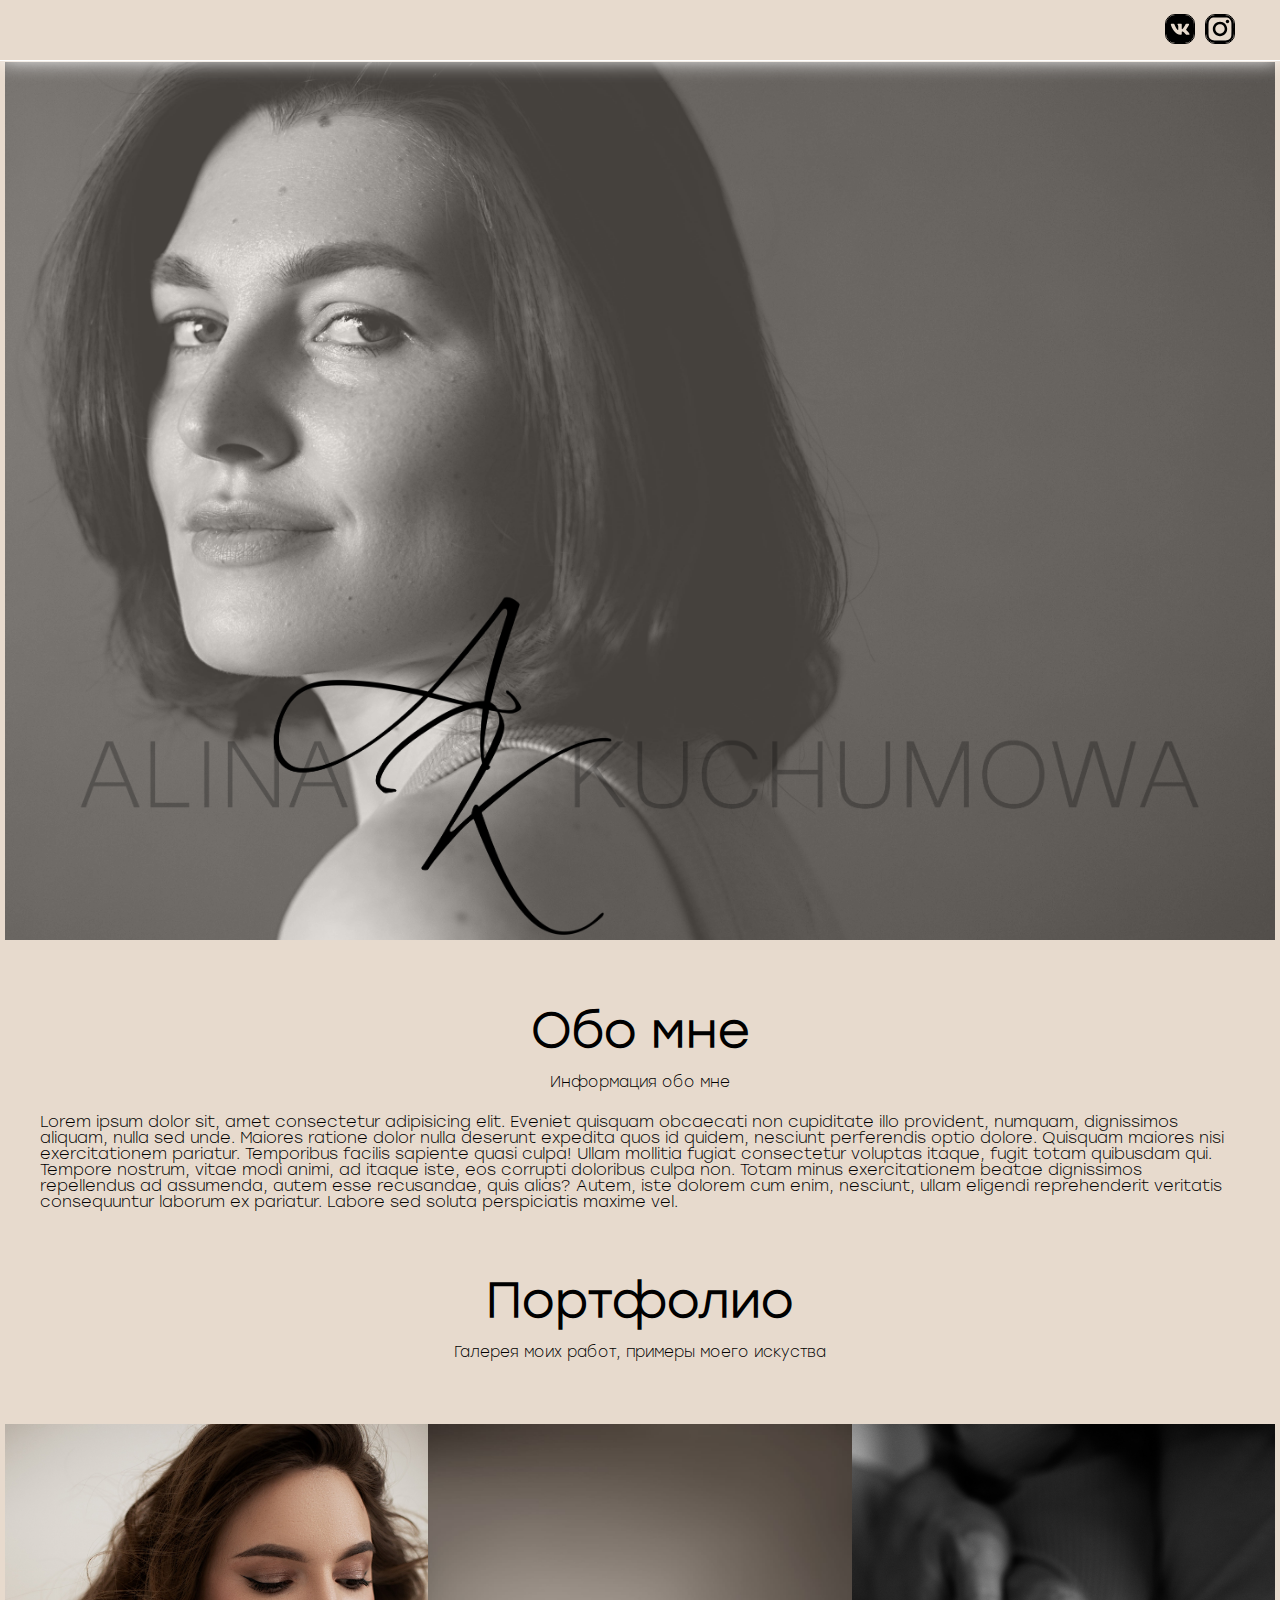
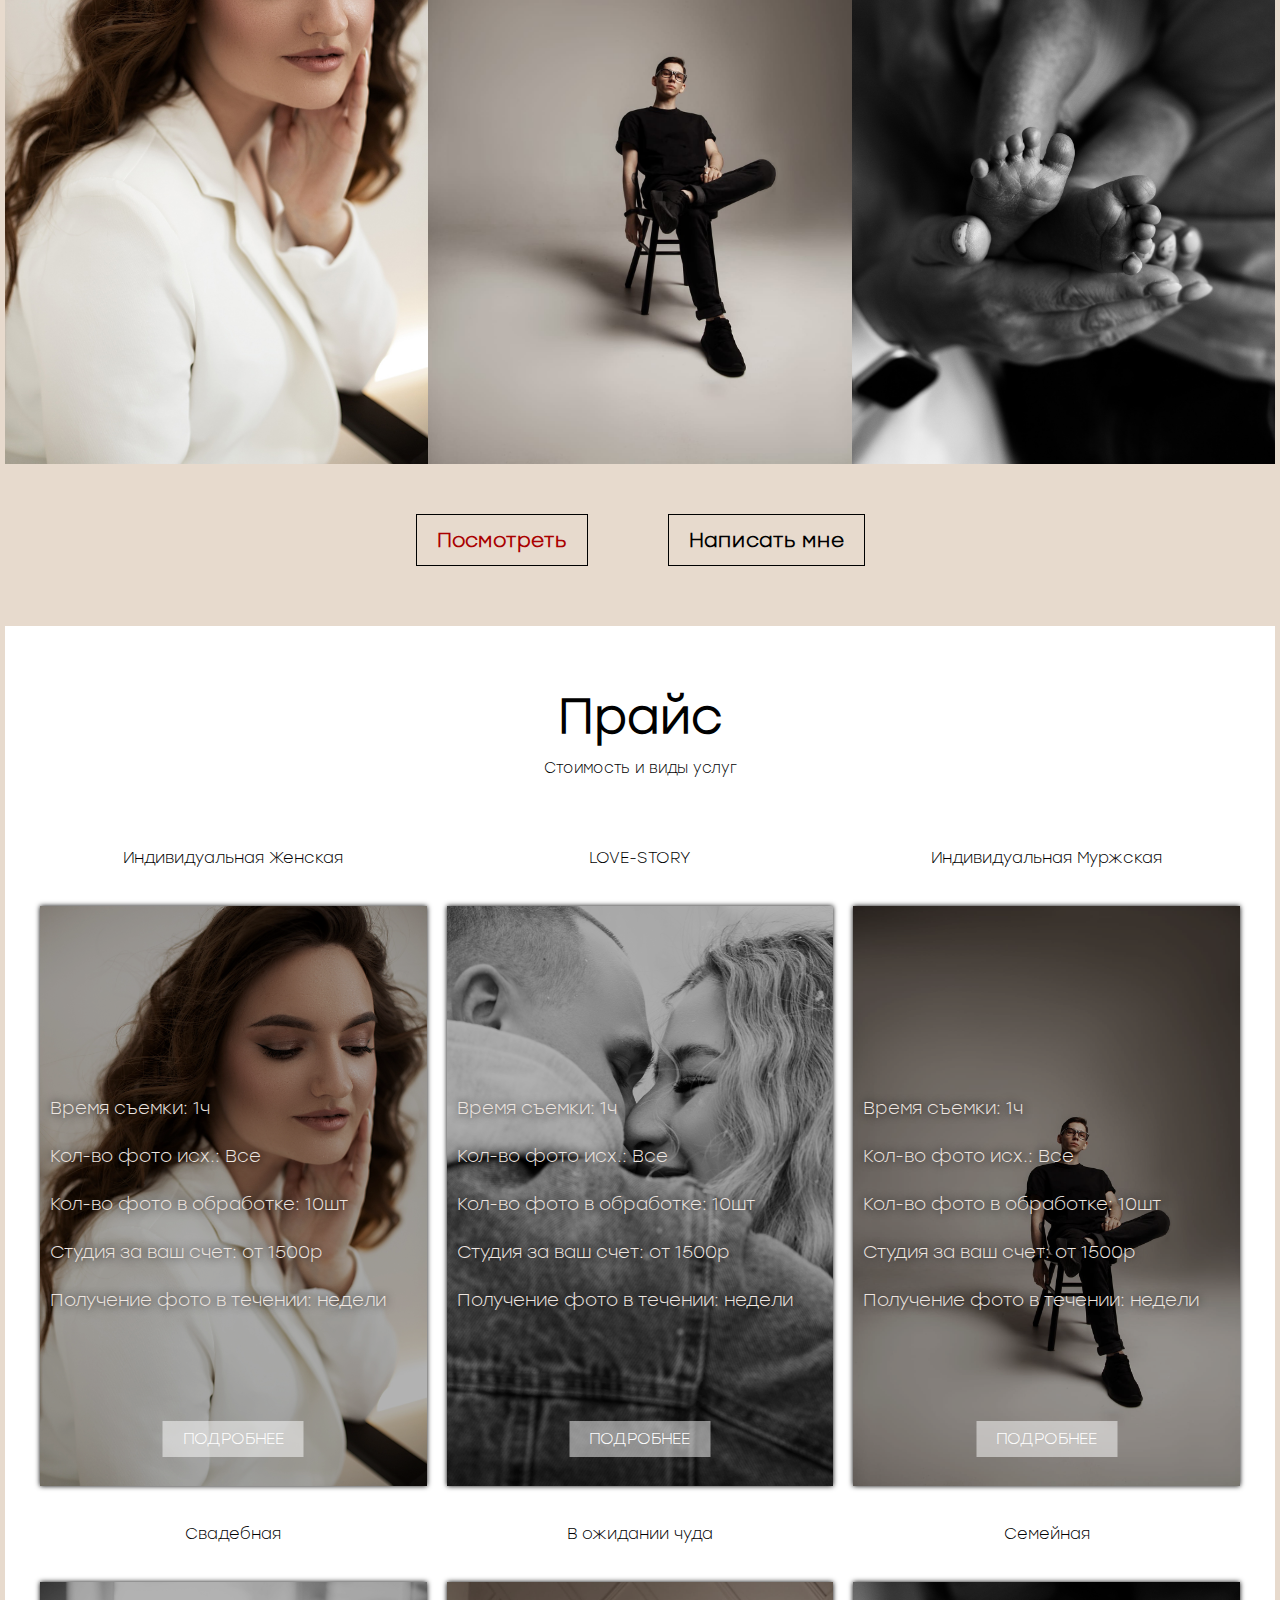
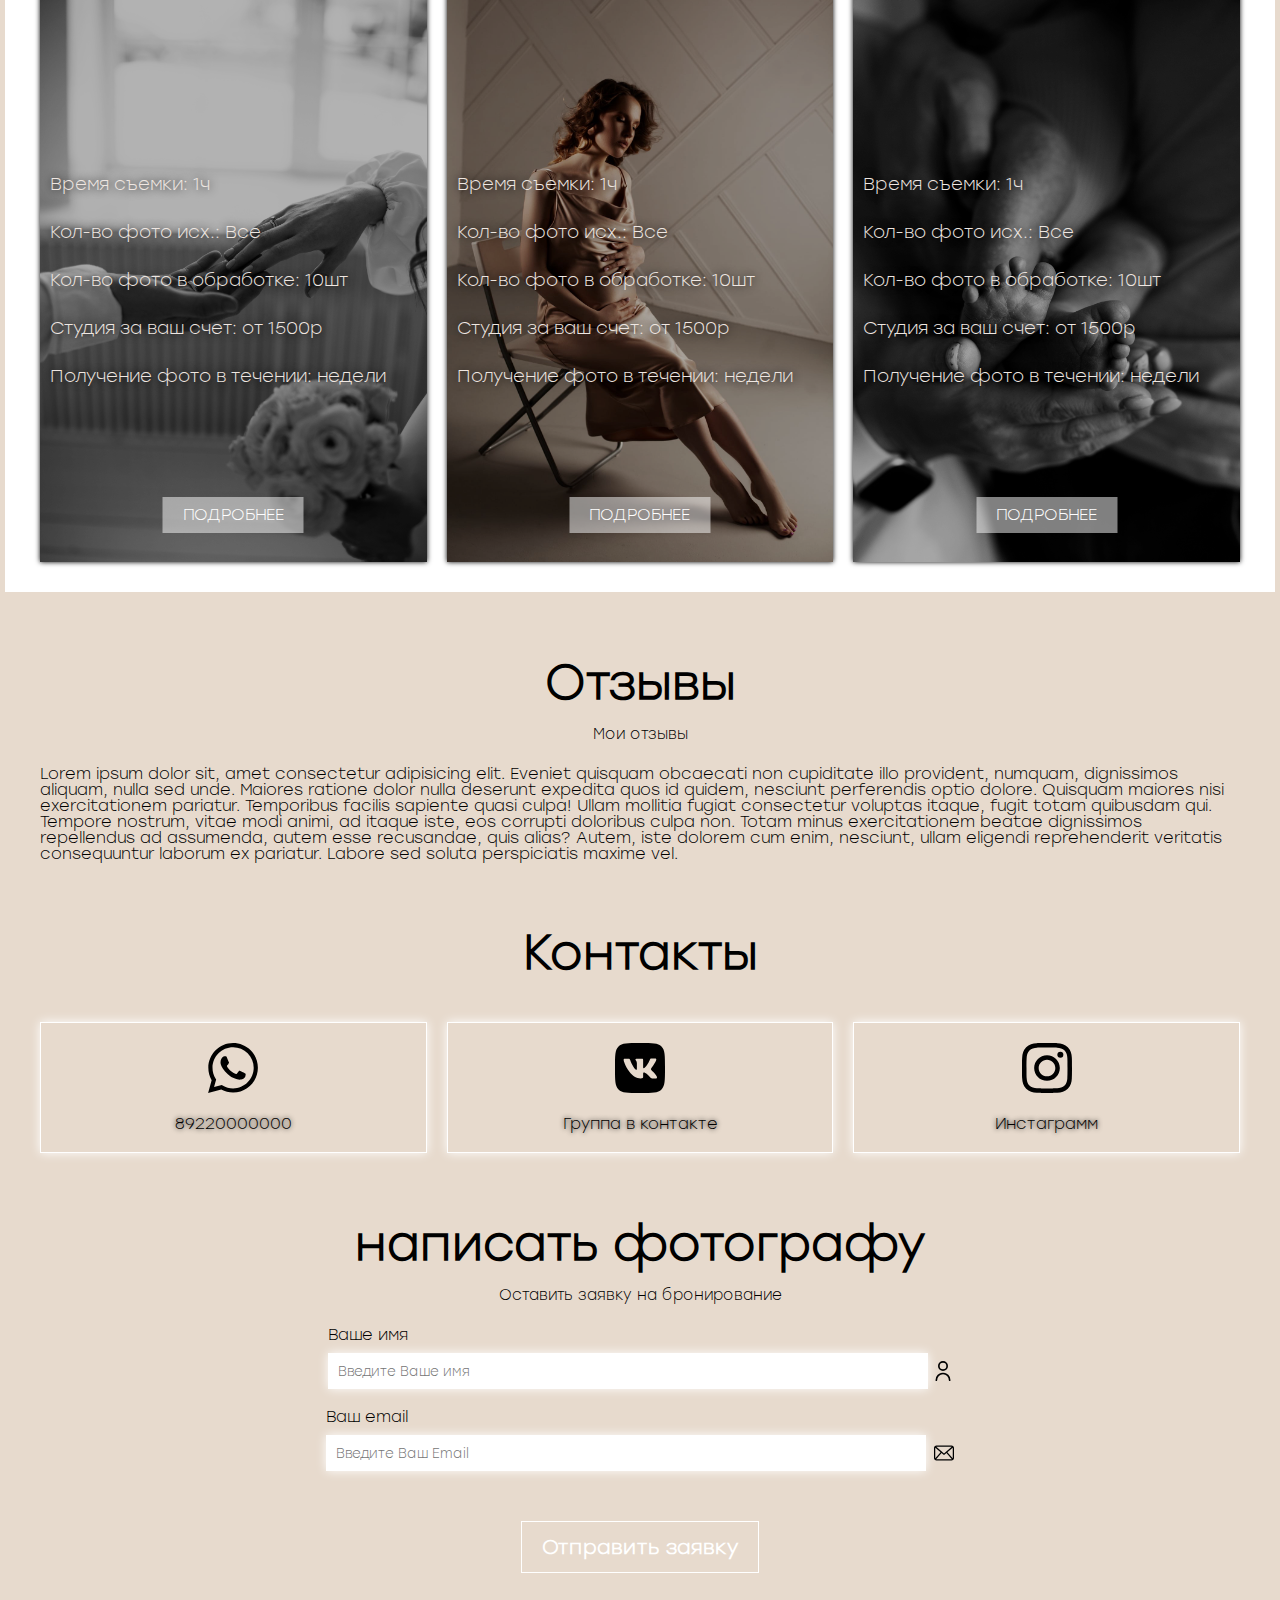
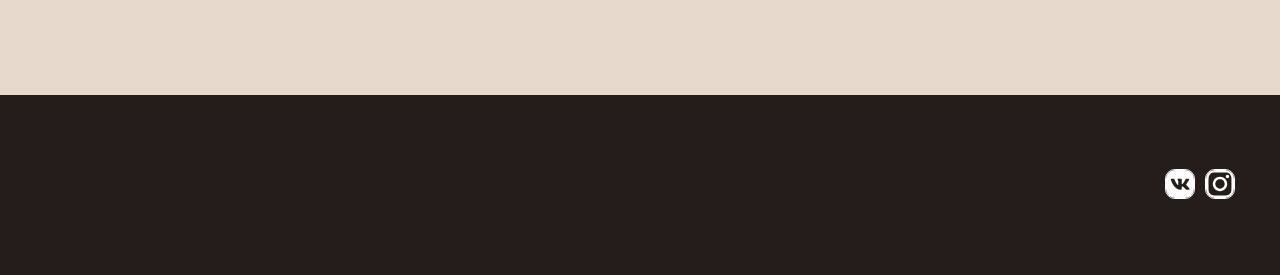
<file: index.html>
<!DOCTYPE html>
<html lang="ru">
<head>
    <meta charset="UTF-8">
    <meta http-equiv="X-UA-Compatible" content="IE=edge">
    <meta name="viewport" content="width=device-width, initial-scale=1.0">
    <link rel="stylesheet" href="./css/style.css">
    <link rel="stylesheet" href="https://cdn.jsdelivr.net/npm/swiper@9/swiper-bundle.min.css" />
    <title>Фотограф Перми</title>
</head>
<body>
    <div class="wrapper">
        <div class="container">
            <header class="header ">
                <section>
                    <div class="header__block _cont">
                        <div class="header__navBlock">
                            <nav class="header__nav">
                                <ul class="header__list">
                                    <li class="header__item" style="--i:1;">
                                        <a href="#" class="header__itemLink">Главная</a>
                                    </li>
                                    <li class="header__item" style="--i:2;">
                                        <a href="#about" class="header__itemLink">Обо мне</a>
                                    </li>
                                    <li class="header__item " style="--i:3;">
                                        <a href="#example" class="header__itemLink">Портфолио</a>
                                    </li>
                                    <li class="header__item" style="--i:4;">
                                        <a href="#service" class="header__itemLink">Прайс</a>
                                    </li>
                                    <li class="header__item" style="--i:5;">
                                        <a href="#reviews" class="header__itemLink">Отзывы</a>
                                    </li>

                                    <li class="header__item" style="--i:6;">
                                        <a href="#contacts" class="header__itemLink">Контакты</a>
                                    </li>
                                </ul>
                            </nav>
                        </div>
                        <div class="header__burgerBlock hidden">
                            <nav class="burger__burgernav">
                                <ul class="burger__burgerlist">
                                    <li class="burger__item">
                                        <a href="#" class="burger__itemLink">Главная</a>
                                    </li>
                                    <li class="burger__item">
                                        <a href="#about" class="burger__itemLink">Обо мне</a>
                                    </li>
                                    <li class="burger__item ">
                                        <a href="#example" class="burger__itemLink">Портфолио</a>
                                    </li>
                                    <li class="burger__item">
                                        <a href="#service" class="burger__itemLink">Прайс</a>
                                    </li>
                                    <li class="burger__item">
                                        <a href="#reviews" class="burger__itemLink">Отзывы</a>
                                    </li>

                                    <li class="burger__item">
                                        <a href="#contacts" class="burger__itemLink">Контакты</a>
                                    </li>
                                </ul>
                            </nav>
                        </div>
                        <div class="header__burger-icoblock ">
                            <div class="header__burger-ico"></div>
                        </div>
                        <div class="header__contactsBlock">
                            <div class="header__contactVK">
                                <a href="https://vk.com/alinakuchumowa" class="header__VKlink">
                                    <svg xmlns="http://www.w3.org/2000/svg" xmlns:xlink="http://www.w3.org/1999/xlink" version="1.1" id="Capa_1" x="0px" y="0px" viewBox="0 0 24 24" style="enable-background:new 0 0 24 24;" xml:space="preserve" width="512" height="512">
                                        <g>
                                            <path fill="currentColor" d="M22.316,1.684C20.632,0,17.921,0,12.5,0h-1C6.079,0,3.368,0,1.684,1.684C0,3.368,0,6.079,0,11.5v1   c0,5.421,0,8.131,1.684,9.816S6.079,24,11.5,24h1c5.421,0,8.131,0,9.816-1.684C24,20.632,24,17.921,24,12.5v-1   C24,6.079,24,3.368,22.316,1.684z M19.503,17h-1.75c-0.667,0-0.863-0.532-2.05-1.719c-1.039-1.001-1.484-1.131-1.743-1.131   c-0.353,0-0.458,0.1-0.458,0.6v1.569c0,0.43-0.137,0.681-1.25,0.681c-1.854,0-3.892-1.126-5.339-3.202   c-2.17-3.041-2.763-5.34-2.763-5.803c0-0.26,0.1-0.495,0.6-0.495h1.751c0.447,0,0.615,0.196,0.783,0.68   c0.856,2.493,2.3,4.672,2.893,4.672c0.222,0,0.324-0.103,0.324-0.667V9.608c-0.065-1.186-0.696-1.284-0.696-1.706   c0-0.195,0.167-0.402,0.445-0.402h2.751c0.371,0,0.5,0.198,0.5,0.643v3.467c0,0.37,0.161,0.5,0.272,0.5   c0.223,0,0.408-0.13,0.816-0.538c1.261-1.409,2.151-3.578,2.151-3.578c0.112-0.26,0.316-0.495,0.762-0.495h1.75   c0.529,0,0.641,0.272,0.529,0.643c-0.223,1.02-2.355,4.023-2.355,4.023c-0.186,0.297-0.26,0.445,0,0.779   c0.186,0.26,0.797,0.779,1.205,1.261c0.752,0.846,1.319,1.559,1.477,2.051C20.254,16.75,20.003,17,19.503,17z"/>
                                        </g>
                                        </svg>
                                </a>
                                
                            </div>
                            <div class="header__contactInsta">
                                <a href="https://instagram.com/alinakuchumowa" class="header__VKlink">
                                    <svg fill="currentColor" xmlns="http://www.w3.org/2000/svg" xmlns:xlink="http://www.w3.org/1999/xlink" version="1.1" id="Capa_1" x="0px" y="0px" viewBox="0 0 24 24" style="enable-background:new 0 0 24 24;" xml:space="preserve" width="512" height="512">
                                        <g>
                                            <path d="M12,2.162c3.204,0,3.584,0.012,4.849,0.07c1.308,0.06,2.655,0.358,3.608,1.311c0.962,0.962,1.251,2.296,1.311,3.608   c0.058,1.265,0.07,1.645,0.07,4.849c0,3.204-0.012,3.584-0.07,4.849c-0.059,1.301-0.364,2.661-1.311,3.608   c-0.962,0.962-2.295,1.251-3.608,1.311c-1.265,0.058-1.645,0.07-4.849,0.07s-3.584-0.012-4.849-0.07   c-1.291-0.059-2.669-0.371-3.608-1.311c-0.957-0.957-1.251-2.304-1.311-3.608c-0.058-1.265-0.07-1.645-0.07-4.849   c0-3.204,0.012-3.584,0.07-4.849c0.059-1.296,0.367-2.664,1.311-3.608c0.96-0.96,2.299-1.251,3.608-1.311   C8.416,2.174,8.796,2.162,12,2.162 M12,0C8.741,0,8.332,0.014,7.052,0.072C5.197,0.157,3.355,0.673,2.014,2.014   C0.668,3.36,0.157,5.198,0.072,7.052C0.014,8.332,0,8.741,0,12c0,3.259,0.014,3.668,0.072,4.948c0.085,1.853,0.603,3.7,1.942,5.038   c1.345,1.345,3.186,1.857,5.038,1.942C8.332,23.986,8.741,24,12,24c3.259,0,3.668-0.014,4.948-0.072   c1.854-0.085,3.698-0.602,5.038-1.942c1.347-1.347,1.857-3.184,1.942-5.038C23.986,15.668,24,15.259,24,12   c0-3.259-0.014-3.668-0.072-4.948c-0.085-1.855-0.602-3.698-1.942-5.038c-1.343-1.343-3.189-1.858-5.038-1.942   C15.668,0.014,15.259,0,12,0z"/>
                                            <path d="M12,5.838c-3.403,0-6.162,2.759-6.162,6.162c0,3.403,2.759,6.162,6.162,6.162s6.162-2.759,6.162-6.162   C18.162,8.597,15.403,5.838,12,5.838z M12,16c-2.209,0-4-1.791-4-4s1.791-4,4-4s4,1.791,4,4S14.209,16,12,16z"/>
                                            <circle cx="18.406" cy="5.594" r="1.44"/>
                                        </g>
                                    </svg>
                                </a>
                                
                            </div>
                        </div>
                    </div>
                </section>
            </header>
            <main class="blocks">
                <section class="title">
                    <div class="blocks__title">
                        <!-- <div class="blocks__head">Alina Kuchumowa</div> -->
                        <div class="blocks__logo">
                            <img src="./img/logo.png" alt="" class="blocks__logo-link">
                        </div>
                        <!-- <div class="blocks__text">Lorem ipsum dolor sit amet consectetur adipisicing elit. Consectetur, voluptatem. Perferendis, totam! Quam ullam, provident illo totam amet adipisci iste culpa voluptatem alias error maiores vel consequatur commodi non maxime.</div> -->
                        <!-- <img src="./img/4JLweDEwq30.jpg" alt="fon" class="blocks__back"> -->
                    </div>
                </section>
                <section class="about">
                    <div class="blocks__about _cont" id="about">
                        <div class="about__header">
                            <div class="headerall">
                                <div class="headerall__head">Обо мне</div>
                                <div class="headerall__text">Информация обо мне</div>
                            </div>
                        </div>
                        <div class="about__content">
                            Lorem ipsum dolor sit, amet consectetur adipisicing elit. Eveniet quisquam obcaecati non cupiditate illo provident, numquam, dignissimos aliquam, nulla sed unde. Maiores ratione dolor nulla deserunt expedita quos id quidem, nesciunt perferendis optio dolore. Quisquam maiores nisi exercitationem pariatur. Temporibus facilis sapiente quasi culpa! Ullam mollitia fugiat consectetur voluptas itaque, fugit totam quibusdam qui. Tempore nostrum, vitae modi animi, ad itaque iste, eos corrupti doloribus culpa non. Totam minus exercitationem beatae dignissimos repellendus ad assumenda, autem esse recusandae, quis alias? Autem, iste dolorem cum enim, nesciunt, ullam eligendi reprehenderit veritatis consequuntur laborum ex pariatur. Labore sed soluta perspiciatis maxime vel.
                        </div>
                    </div>
                </section>
                <section class="example">
                    <div class="blocks__example" id="example">
                        <div class="example__header">
                            <div class="headerall">
                                <div class="headerall__head">Портфолио</div>
                                <div class="headerall__text">Галерея моих работ, примеры моего искуства</div>
                            </div>
                        </div>
                        <div class="example__cant">
                            <div class="swiper mySwiper">
                                <ul class="example__list swiper-wrapper">
                                    <img src="./img/foto-wumen/1.jpg" alt="" class="example__img swiper-slide">
                                    <img src="./img/foto-men/7ChTT-Scv6o.jpg" alt="" class="example__img swiper-slide">
                                    <img src="./img/family/5UznhbCITGo.jpg" alt="" class="example__img swiper-slide">
                                    <img src="./img/lovestory/Uysr1lYuzBg.jpg" alt="" class="example__img swiper-slide">
                                    <img src="./img/pregnant/3UDGs_o_E90.jpg" alt="" class="example__img swiper-slide">
                                    <img src="./img/wedding/NjuZDGLoCYE.jpg" alt="" class="example__img swiper-slide">
                                </ul>
                                <!-- <div class="swiper-pagination"></div> -->
                            </div>
                        </div>
                        <div class="example__buttonBlock">
                            <div class="example__button1">
                                <button class="example__button-link"><a href="./index-gallery.html">Посмотреть</a></button>
                            </div>
                            <div class="example__button2">
                                <button class="example__button-link"><a href="#contacts">Написать мне</a></button>
                            </div>
                        </div>
                    </div>
                </section>
                <section class="service">
                    <div class="blocks__service" id="service">
                        <div class="service__header">
                            <div class="headerall">
                                <div class="headerall__head">Прайс</div>
                                <div class="headerall__text">Стоимость и виды услуг</div>
                            </div>
                        </div>
                        <div class="service__cant _cont">
                            <div class="service__content">
                                <ul class="service__list">
                                    <li class="service__item">
                                        <div class="service__item-head">Индивидуальная Женская</div>
                                        <div class="service__one">
                                            <img src="./img/foto-wumen/1.jpg" alt="" class="service__img">
                                            <div class="service__text">
                                                <p>Время съемки: 1ч</p>
                                                <p>Кол-во фото исх.: Все</p>
                                                <p>Кол-во фото в обработке: 10шт</p>
                                                <p>Студия за ваш счет: от 1500р</p>
                                                <p>Получение фото в течении: недели</p>
                                            </div>
                                            <a href="index-gallery.html" class="service__item-more">подробнее</a>
                                        </div>
                                    </li>
                                    <li class="service__item">
                                        <div class="service__item-head">LOVE-STORY</div>
                                        <div class="service__one">
                                            <img src="./img/lovestory/Uysr1lYuzBg.jpg" alt="" class="service__img">
                                            <div class="service__text">
                                                <p>Время съемки: 1ч</p>
                                                <p>Кол-во фото исх.: Все</p>
                                                <p>Кол-во фото в обработке: 10шт</p>
                                                <p>Студия за ваш счет: от 1500р</p>
                                                <p>Получение фото в течении: недели</p>
                                            </div>
                                            <a href="index-gallery.html" class="service__item-more">подробнее</a>
                                        </div>
                                    </li>
                                    <li class="service__item">
                                        <div class="service__item-head">Индивидуальная Муржская</div>
                                        <div class="service__one">
                                            <img src="./img/foto-men/7ChTT-Scv6o.jpg" alt="" class="service__img">
                                            <div class="service__text">
                                                <p>Время съемки: 1ч</p>
                                                <p>Кол-во фото исх.: Все</p>
                                                <p>Кол-во фото в обработке: 10шт</p>
                                                <p>Студия за ваш счет: от 1500р</p>
                                                <p>Получение фото в течении: недели</p>
                                            </div>
                                            <a href="index-gallery.html" class="service__item-more">подробнее</a>
                                        </div>
                                    </li>

                                    <li class="service__item">
                                        <div class="service__item-head">Свадебная</div>
                                        <div class="service__one">
                                            <img src="./img/wedding/NjuZDGLoCYE.jpg" alt="" class="service__img">
                                            <div class="service__text">
                                                <p>Время съемки: 1ч</p>
                                                <p>Кол-во фото исх.: Все</p>
                                                <p>Кол-во фото в обработке: 10шт</p>
                                                <p>Студия за ваш счет: от 1500р</p>
                                                <p>Получение фото в течении: недели</p>
                                            </div>
                                            <a href="#family" class="service__item-more">подробнее</a>
                                        </div>
                                    </li>

                                    <li class="service__item">
                                        <div class="service__item-head">В ожидании чуда</div>
                                        <div class="service__one">
                                            <img src="./img/pregnant/3UDGs_o_E90.jpg" alt="" class="service__img">
                                            <div class="service__text">
                                                <p>Время съемки: 1ч</p>
                                                <p>Кол-во фото исх.: Все</p>
                                                <p>Кол-во фото в обработке: 10шт</p>
                                                <p>Студия за ваш счет: от 1500р</p>
                                                <p>Получение фото в течении: недели</p>
                                            </div>
                                            <a href="index-gallery.html" class="service__item-more">подробнее</a>
                                        </div>
                                    </li>
                                    <li class="service__item">
                                        <div class="service__item-head">Семейная</div>
                                        <div class="service__one">
                                            <img src="./img/family/5UznhbCITGo.jpg" alt="" class="service__img">
                                            <div class="service__text">
                                                <p>Время съемки: 1ч</p>
                                                <p>Кол-во фото исх.: Все</p>
                                                <p>Кол-во фото в обработке: 10шт</p>
                                                <p>Студия за ваш счет: от 1500р</p>
                                                <p>Получение фото в течении: недели</p>
                                            </div>
                                            <a href="index-gallery.html" class="service__item-more">подробнее</a>
                                        </div>
                                    </li>
                                </ul>
                            </div>
                        </div>
                    </div>
                </section>
                <section class="reviews">
                    <div class="blocks__reviews _cont" id="reviews">
                        <div class="reviews__header">
                            <div class="headerall">
                                <div class="headerall__head">Отзывы</div>
                                <div class="headerall__text">Мои отзывы</div>
                            </div>
                        </div>
                        <div class="reviews__content">
                            Lorem ipsum dolor sit, amet consectetur adipisicing elit. Eveniet quisquam obcaecati non cupiditate illo provident, numquam, dignissimos aliquam, nulla sed unde. Maiores ratione dolor nulla deserunt expedita quos id quidem, nesciunt perferendis optio dolore. Quisquam maiores nisi exercitationem pariatur. Temporibus facilis sapiente quasi culpa! Ullam mollitia fugiat consectetur voluptas itaque, fugit totam quibusdam qui. Tempore nostrum, vitae modi animi, ad itaque iste, eos corrupti doloribus culpa non. Totam minus exercitationem beatae dignissimos repellendus ad assumenda, autem esse recusandae, quis alias? Autem, iste dolorem cum enim, nesciunt, ullam eligendi reprehenderit veritatis consequuntur laborum ex pariatur. Labore sed soluta perspiciatis maxime vel.
                        </div>
                    </div>
                </section>
                <section class="book">
                    <div class="blocks__book _cont" id="contacts">
                        <div class="contancts__head">
                            <div class="headerall">
                                <div class="headerall__head">Контакты</div>
                                <div class="headerall__text"></div>
                            </div>
                            <div class="contancts__block">
                                <ul class="contancts__list">
                                    <li class="contancts__item">
                                        <svg fill="currentColor" xmlns="http://www.w3.org/2000/svg" xmlns:xlink="http://www.w3.org/1999/xlink" version="1.1" id="Capa_1" x="0px" y="0px" viewBox="0 0 24 24" style="enable-background:new 0 0 24 24;" xml:space="preserve" width="512" height="512">
                                            <g id="WA_Logo">
                                                <g>
                                                    <path style="fill-rule:evenodd;clip-rule:evenodd;" d="M20.463,3.488C18.217,1.24,15.231,0.001,12.05,0    C5.495,0,0.16,5.334,0.157,11.892c-0.001,2.096,0.547,4.142,1.588,5.946L0.057,24l6.304-1.654    c1.737,0.948,3.693,1.447,5.683,1.448h0.005c6.554,0,11.89-5.335,11.893-11.893C23.944,8.724,22.708,5.735,20.463,3.488z     M12.05,21.785h-0.004c-1.774,0-3.513-0.477-5.031-1.378l-0.361-0.214l-3.741,0.981l0.999-3.648l-0.235-0.374    c-0.99-1.574-1.512-3.393-1.511-5.26c0.002-5.45,4.437-9.884,9.889-9.884c2.64,0,5.122,1.03,6.988,2.898    c1.866,1.869,2.893,4.352,2.892,6.993C21.932,17.351,17.498,21.785,12.05,21.785z M17.472,14.382    c-0.297-0.149-1.758-0.868-2.031-0.967c-0.272-0.099-0.47-0.149-0.669,0.148s-0.767,0.967-0.941,1.166    c-0.173,0.198-0.347,0.223-0.644,0.074c-0.297-0.149-1.255-0.462-2.39-1.475c-0.883-0.788-1.48-1.761-1.653-2.059    s-0.018-0.458,0.13-0.606c0.134-0.133,0.297-0.347,0.446-0.521C9.87,9.97,9.919,9.846,10.019,9.647    c0.099-0.198,0.05-0.372-0.025-0.521C9.919,8.978,9.325,7.515,9.078,6.92c-0.241-0.58-0.486-0.501-0.669-0.51    C8.236,6.401,8.038,6.4,7.839,6.4c-0.198,0-0.52,0.074-0.792,0.372c-0.272,0.298-1.04,1.017-1.04,2.479    c0,1.463,1.065,2.876,1.213,3.074c0.148,0.198,2.095,3.2,5.076,4.487c0.709,0.306,1.263,0.489,1.694,0.626    c0.712,0.226,1.36,0.194,1.872,0.118c0.571-0.085,1.758-0.719,2.006-1.413c0.248-0.694,0.248-1.29,0.173-1.413    C17.967,14.605,17.769,14.531,17.472,14.382z"/>
                                                </g>
                                            </g>
                                            </svg>
                                        <p class="contancts__number">89220000000</p>
                                    </li>
                                    <li class="contancts__item">
                                        <svg fill="currentColor" xmlns="http://www.w3.org/2000/svg" xmlns:xlink="http://www.w3.org/1999/xlink" version="1.1" id="Capa_1" x="0px" y="0px" viewBox="0 0 24 24" style="enable-background:new 0 0 24 24;" xml:space="preserve" width="512" height="512">
                                            <g>
                                                <path  d="M22.316,1.684C20.632,0,17.921,0,12.5,0h-1C6.079,0,3.368,0,1.684,1.684C0,3.368,0,6.079,0,11.5v1   c0,5.421,0,8.131,1.684,9.816S6.079,24,11.5,24h1c5.421,0,8.131,0,9.816-1.684C24,20.632,24,17.921,24,12.5v-1   C24,6.079,24,3.368,22.316,1.684z M19.503,17h-1.75c-0.667,0-0.863-0.532-2.05-1.719c-1.039-1.001-1.484-1.131-1.743-1.131   c-0.353,0-0.458,0.1-0.458,0.6v1.569c0,0.43-0.137,0.681-1.25,0.681c-1.854,0-3.892-1.126-5.339-3.202   c-2.17-3.041-2.763-5.34-2.763-5.803c0-0.26,0.1-0.495,0.6-0.495h1.751c0.447,0,0.615,0.196,0.783,0.68   c0.856,2.493,2.3,4.672,2.893,4.672c0.222,0,0.324-0.103,0.324-0.667V9.608c-0.065-1.186-0.696-1.284-0.696-1.706   c0-0.195,0.167-0.402,0.445-0.402h2.751c0.371,0,0.5,0.198,0.5,0.643v3.467c0,0.37,0.161,0.5,0.272,0.5   c0.223,0,0.408-0.13,0.816-0.538c1.261-1.409,2.151-3.578,2.151-3.578c0.112-0.26,0.316-0.495,0.762-0.495h1.75   c0.529,0,0.641,0.272,0.529,0.643c-0.223,1.02-2.355,4.023-2.355,4.023c-0.186,0.297-0.26,0.445,0,0.779   c0.186,0.26,0.797,0.779,1.205,1.261c0.752,0.846,1.319,1.559,1.477,2.051C20.254,16.75,20.003,17,19.503,17z"/>
                                            </g>
                                            </svg>
                                        <a href="https://vk.com/alinakuchumowa" class="contancts__number">Группа в контакте</a>
                                    </li>
                                    <li class="contancts__item">
                                        <svg fill="currentColor" xmlns="http://www.w3.org/2000/svg" xmlns:xlink="http://www.w3.org/1999/xlink" version="1.1" id="Capa_1" x="0px" y="0px" viewBox="0 0 24 24" style="enable-background:new 0 0 24 24;" xml:space="preserve" width="512" height="512">
                                            <g>
                                                <path d="M12,2.162c3.204,0,3.584,0.012,4.849,0.07c1.308,0.06,2.655,0.358,3.608,1.311c0.962,0.962,1.251,2.296,1.311,3.608   c0.058,1.265,0.07,1.645,0.07,4.849c0,3.204-0.012,3.584-0.07,4.849c-0.059,1.301-0.364,2.661-1.311,3.608   c-0.962,0.962-2.295,1.251-3.608,1.311c-1.265,0.058-1.645,0.07-4.849,0.07s-3.584-0.012-4.849-0.07   c-1.291-0.059-2.669-0.371-3.608-1.311c-0.957-0.957-1.251-2.304-1.311-3.608c-0.058-1.265-0.07-1.645-0.07-4.849   c0-3.204,0.012-3.584,0.07-4.849c0.059-1.296,0.367-2.664,1.311-3.608c0.96-0.96,2.299-1.251,3.608-1.311   C8.416,2.174,8.796,2.162,12,2.162 M12,0C8.741,0,8.332,0.014,7.052,0.072C5.197,0.157,3.355,0.673,2.014,2.014   C0.668,3.36,0.157,5.198,0.072,7.052C0.014,8.332,0,8.741,0,12c0,3.259,0.014,3.668,0.072,4.948c0.085,1.853,0.603,3.7,1.942,5.038   c1.345,1.345,3.186,1.857,5.038,1.942C8.332,23.986,8.741,24,12,24c3.259,0,3.668-0.014,4.948-0.072   c1.854-0.085,3.698-0.602,5.038-1.942c1.347-1.347,1.857-3.184,1.942-5.038C23.986,15.668,24,15.259,24,12   c0-3.259-0.014-3.668-0.072-4.948c-0.085-1.855-0.602-3.698-1.942-5.038c-1.343-1.343-3.189-1.858-5.038-1.942   C15.668,0.014,15.259,0,12,0z"/>
                                                <path d="M12,5.838c-3.403,0-6.162,2.759-6.162,6.162c0,3.403,2.759,6.162,6.162,6.162s6.162-2.759,6.162-6.162   C18.162,8.597,15.403,5.838,12,5.838z M12,16c-2.209,0-4-1.791-4-4s1.791-4,4-4s4,1.791,4,4S14.209,16,12,16z"/>
                                                <circle cx="18.406" cy="5.594" r="1.44"/>
                                            </g>
                                            </svg>
                                        <a href="https://instagram.com/alinakuchumowa" class="contancts__number">Инстаграмм</a>
                                    </li>
                                </ul>
                            </div>
                        </div>
                        <div class="book__head">
                            <div class="headerall">
                                <div class="headerall__head">написать фотографу</div>
                                <div class="headerall__text">Оставить заявку на бронирование</div>
                            </div>
                        </div>
                        <div class="book__forms">
                            <form>
                                <div class="book__name">
                                    <div class="book__name-link">
                                        <label for="input">Ваше имя</label>
                                        <input type="text" placeholder="Введите Ваше имя">
                                    </div>
                                    <?xml version="1.0" encoding="UTF-8"?>
                                    <svg xmlns="http://www.w3.org/2000/svg" id="Outline" viewBox="0 0 24 24" width="512" height="512" ><path d="M12,12A6,6,0,1,0,6,6,6.006,6.006,0,0,0,12,12ZM12,2A4,4,0,1,1,8,6,4,4,0,0,1,12,2Z"/><path d="M12,14a9.01,9.01,0,0,0-9,9,1,1,0,0,0,2,0,7,7,0,0,1,14,0,1,1,0,0,0,2,0A9.01,9.01,0,0,0,12,14Z"/></svg>
                                </div>
                                <div class="book__email">
                                    <div class="book__email-link">
                                        <label for="input">Ваш email</label>
                                        <input type="email" placeholder="Введите Ваш Email">
                                    </div>
                                    <svg version="1.1" id="Capa_1" xmlns="http://www.w3.org/2000/svg" xmlns:xlink="http://www.w3.org/1999/xlink" x="0px" y="0px"
                                	 width="512px" height="512px" viewBox="0 0 512 512" style="enable-background:new 0 0 512 512;" xml:space="preserve">
                                    <g>
                                        <path d="M448,64H64C28.656,64,0,92.656,0,128v256c0,35.344,28.656,64,64,64h384c35.344,0,64-28.656,64-64V128
                                            C512,92.656,483.344,64,448,64z M342.656,234.781l135.469-116.094c0.938,3,1.875,6,1.875,9.313v256
                                            c0,2.219-0.844,4.188-1.281,6.281L342.656,234.781z M448,96c2.125,0,4,0.813,6,1.219L256,266.938L58,97.219
                                            C60,96.813,61.875,96,64,96H448z M33.266,390.25C32.828,388.156,32,386.219,32,384V128c0-3.313,0.953-6.313,1.891-9.313
                                            L169.313,234.75L33.266,390.25z M64,416c-3.234,0-6.172-0.938-9.125-1.844l138.75-158.563l51.969,44.531
                                            C248.578,302.719,252.297,304,256,304s7.422-1.281,10.406-3.875l51.969-44.531l138.75,158.563C454.188,415.062,451.25,416,448,416
                                            H64z"/>
                                    </g>
                                    <g>
                                    </g>
                                    <g>
                                    </g>
                                    <g>
                                    </g>
                                    <g>
                                    </g>
                                    <g>
                                    </g>
                                    <g>
                                    </g>
                                    <g>
                                    </g>
                                    <g>
                                    </g>
                                    <g>
                                    </g>
                                    <g>
                                    </g>
                                    <g>
                                    </g>
                                    <g>
                                    </g>
                                    <g>
                                    </g>
                                    <g>
                                    </g>
                                    <g>
                                    </g>
                                    </svg>
                                </div>
                            </form>
                        </div>
                        <div class="book__buttons">
                            <button class="book__but">Отправить заявку</button>
                        </div>
                    </div>
                </section>
            </main>
            <footer class="footer">
                <section>
                    <div class="footer__block">
                        <div class="header__block _cont">
                            <div class="header__navBlock">
                                <nav class="header__nav">
                                    <ul class="header__list">
                                        <li class="header__item">
                                            <a href="#" class="header__itemLink">Главная</a>
                                        </li>
                                        <li class="header__item">
                                            <a href="#about" class="header__itemLink">Обо мне</a>
                                        </li>
                                        <li class="header__item">
                                            <a href="#example" class="header__itemLink">Портфолио</a>
                                        </li>
                                        <li class="header__item">
                                            <a href="#service" class="header__itemLink">Прайс</a>
                                        </li>
                                        <li class="header__item">
                                            <a href="#reviews" class="header__itemLink">Отзывы</a>
                                        </li>
    
                                        <li class="header__item">
                                            <a href="#contacts" class="header__itemLink">Контакты</a>
                                        </li>
                                    </ul>
                                </nav>
                            </div>
                            <div class="footer__contactsBlock">
                                <div class="footer__contactVK">
                                    <a href="https://vk.com/alinakuchumowa" class="footer__VKlink">
                                        <svg fill="currentColor" xmlns="http://www.w3.org/2000/svg" xmlns:xlink="http://www.w3.org/1999/xlink" version="1.1" id="Capa_1" x="0px" y="0px" viewBox="0 0 24 24" style="enable-background:new 0 0 24 24;" xml:space="preserve" width="512" height="512">
                                            <g>
                                                <path  d="M22.316,1.684C20.632,0,17.921,0,12.5,0h-1C6.079,0,3.368,0,1.684,1.684C0,3.368,0,6.079,0,11.5v1   c0,5.421,0,8.131,1.684,9.816S6.079,24,11.5,24h1c5.421,0,8.131,0,9.816-1.684C24,20.632,24,17.921,24,12.5v-1   C24,6.079,24,3.368,22.316,1.684z M19.503,17h-1.75c-0.667,0-0.863-0.532-2.05-1.719c-1.039-1.001-1.484-1.131-1.743-1.131   c-0.353,0-0.458,0.1-0.458,0.6v1.569c0,0.43-0.137,0.681-1.25,0.681c-1.854,0-3.892-1.126-5.339-3.202   c-2.17-3.041-2.763-5.34-2.763-5.803c0-0.26,0.1-0.495,0.6-0.495h1.751c0.447,0,0.615,0.196,0.783,0.68   c0.856,2.493,2.3,4.672,2.893,4.672c0.222,0,0.324-0.103,0.324-0.667V9.608c-0.065-1.186-0.696-1.284-0.696-1.706   c0-0.195,0.167-0.402,0.445-0.402h2.751c0.371,0,0.5,0.198,0.5,0.643v3.467c0,0.37,0.161,0.5,0.272,0.5   c0.223,0,0.408-0.13,0.816-0.538c1.261-1.409,2.151-3.578,2.151-3.578c0.112-0.26,0.316-0.495,0.762-0.495h1.75   c0.529,0,0.641,0.272,0.529,0.643c-0.223,1.02-2.355,4.023-2.355,4.023c-0.186,0.297-0.26,0.445,0,0.779   c0.186,0.26,0.797,0.779,1.205,1.261c0.752,0.846,1.319,1.559,1.477,2.051C20.254,16.75,20.003,17,19.503,17z"/>
                                            </g>
                                            </svg>
                                    </a>                                 
                                </div>
                                <div class="footer__contactInsta">
                                    <a href="https://instagram.com/alinakuchumowa" class="footer__VKlink">
                                        <svg fill="currentColor" xmlns="http://www.w3.org/2000/svg" xmlns:xlink="http://www.w3.org/1999/xlink" version="1.1" id="Capa_1" x="0px" y="0px" viewBox="0 0 24 24" style="enable-background:new 0 0 24 24;" xml:space="preserve" width="512" height="512">
                                            <g>
                                                <path d="M12,2.162c3.204,0,3.584,0.012,4.849,0.07c1.308,0.06,2.655,0.358,3.608,1.311c0.962,0.962,1.251,2.296,1.311,3.608   c0.058,1.265,0.07,1.645,0.07,4.849c0,3.204-0.012,3.584-0.07,4.849c-0.059,1.301-0.364,2.661-1.311,3.608   c-0.962,0.962-2.295,1.251-3.608,1.311c-1.265,0.058-1.645,0.07-4.849,0.07s-3.584-0.012-4.849-0.07   c-1.291-0.059-2.669-0.371-3.608-1.311c-0.957-0.957-1.251-2.304-1.311-3.608c-0.058-1.265-0.07-1.645-0.07-4.849   c0-3.204,0.012-3.584,0.07-4.849c0.059-1.296,0.367-2.664,1.311-3.608c0.96-0.96,2.299-1.251,3.608-1.311   C8.416,2.174,8.796,2.162,12,2.162 M12,0C8.741,0,8.332,0.014,7.052,0.072C5.197,0.157,3.355,0.673,2.014,2.014   C0.668,3.36,0.157,5.198,0.072,7.052C0.014,8.332,0,8.741,0,12c0,3.259,0.014,3.668,0.072,4.948c0.085,1.853,0.603,3.7,1.942,5.038   c1.345,1.345,3.186,1.857,5.038,1.942C8.332,23.986,8.741,24,12,24c3.259,0,3.668-0.014,4.948-0.072   c1.854-0.085,3.698-0.602,5.038-1.942c1.347-1.347,1.857-3.184,1.942-5.038C23.986,15.668,24,15.259,24,12   c0-3.259-0.014-3.668-0.072-4.948c-0.085-1.855-0.602-3.698-1.942-5.038c-1.343-1.343-3.189-1.858-5.038-1.942   C15.668,0.014,15.259,0,12,0z"/>
                                                <path d="M12,5.838c-3.403,0-6.162,2.759-6.162,6.162c0,3.403,2.759,6.162,6.162,6.162s6.162-2.759,6.162-6.162   C18.162,8.597,15.403,5.838,12,5.838z M12,16c-2.209,0-4-1.791-4-4s1.791-4,4-4s4,1.791,4,4S14.209,16,12,16z"/>
                                                <circle cx="18.406" cy="5.594" r="1.44"/>
                                            </g>
                                            </svg>
                                    </a>
                                </div>
                            </div>
                        </div>
                    </div>
                </section>
            </footer>
        </div>
    </div>
    <script src="https://cdn.jsdelivr.net/npm/swiper@9/swiper-bundle.min.js"></script>
    <script src="./js/script.js"></script>
</body>
</html>
</file>
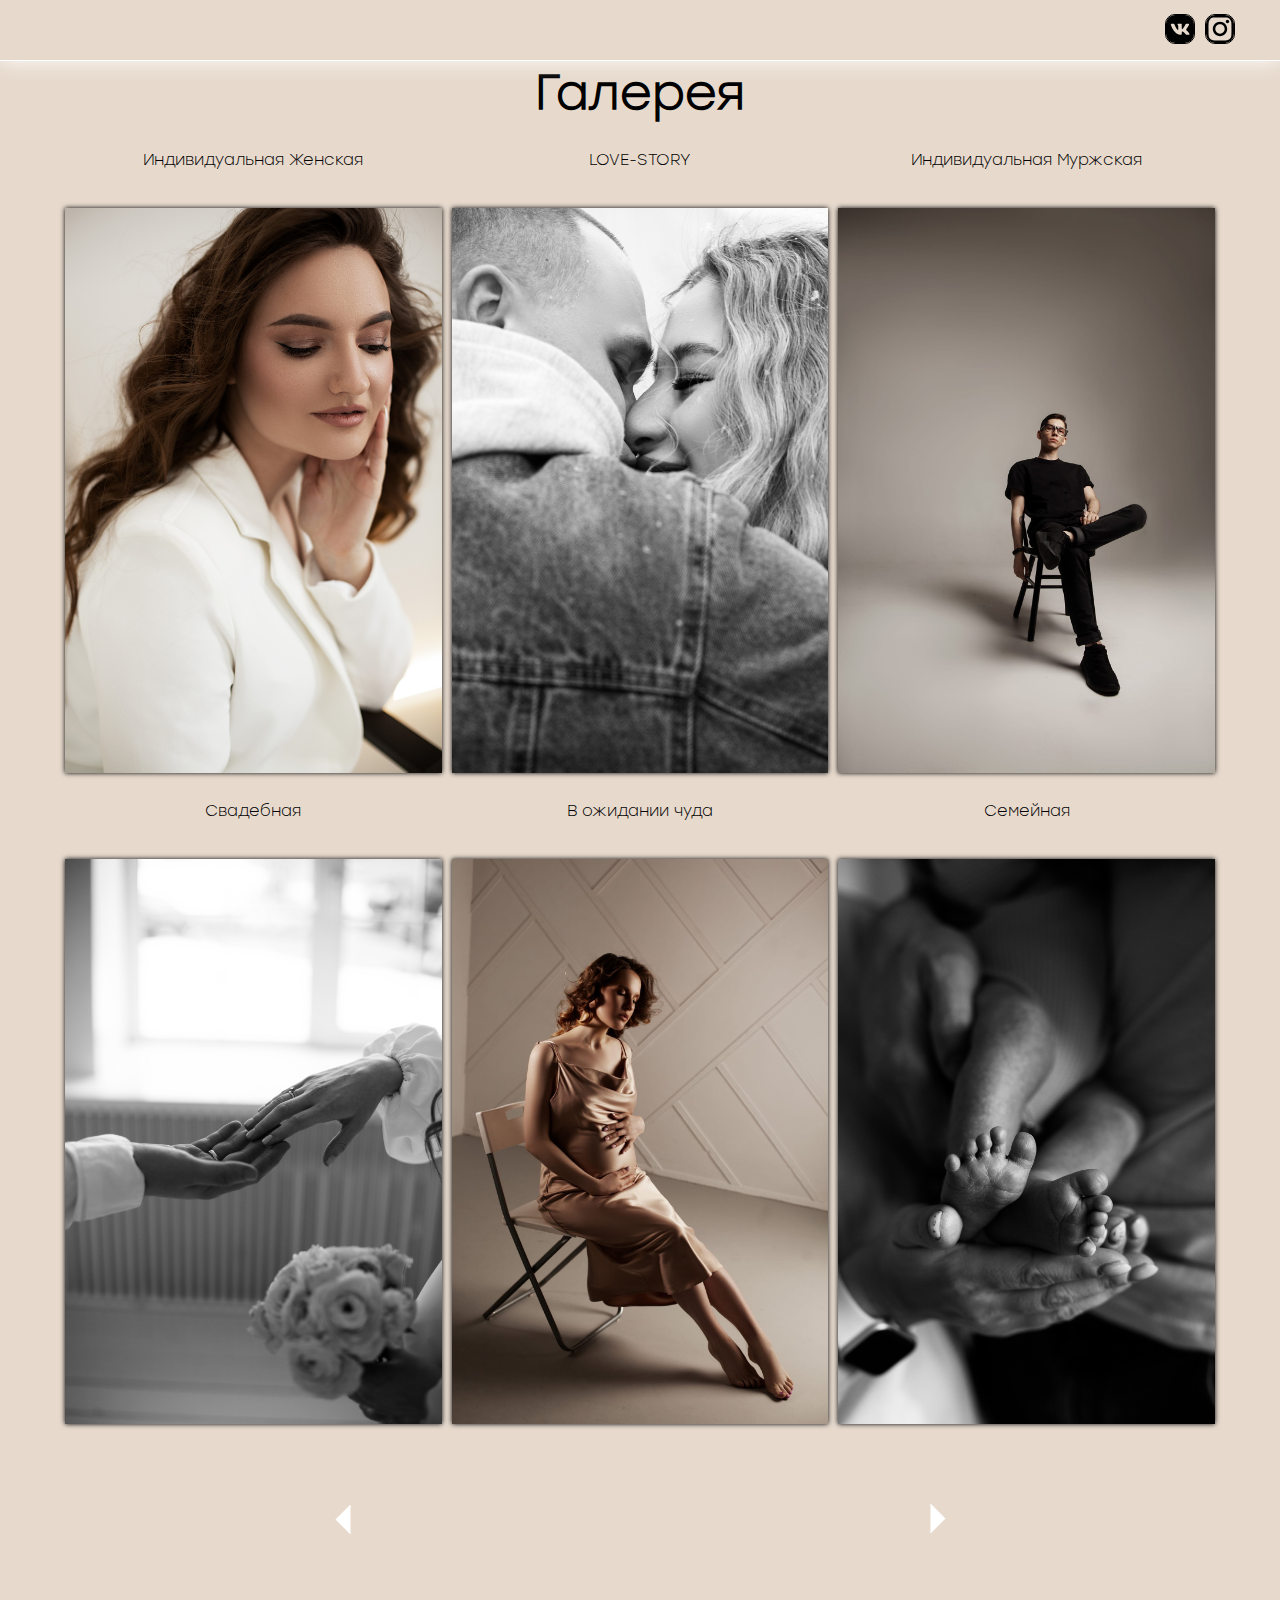
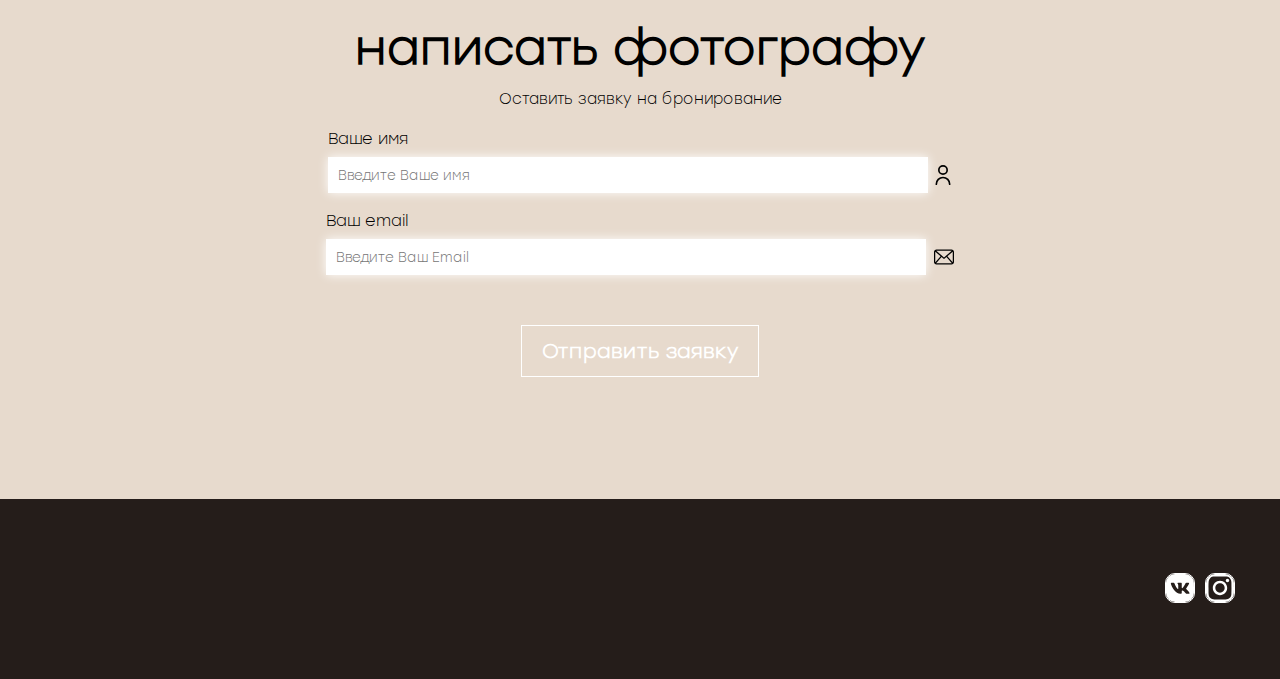
<file: index-gallery.html>
<!DOCTYPE html>
<html lang="ru">
<head>
    <meta charset="UTF-8">
    <meta http-equiv="X-UA-Compatible" content="IE=edge">
    <meta name="viewport" content="width=device-width, initial-scale=1.0">
    <link rel="stylesheet" href="./css/style.css">
    <link rel="stylesheet" href="https://cdn.jsdelivr.net/npm/swiper@9/swiper-bundle.min.css" />
    <title>Фотограф Перми</title>
</head>
<body>
    <div class="wrapper">
        <div class="container">
            <header class="header ">
                <section>
                    <div class="header__block _cont">
                        <div class="header__navBlock">
                            <nav class="header__nav">
                                <ul class="header__list">
                                    <li class="header__item" style="--i:1;">
                                        <a href="index.html#" class="header__itemLink">Главная</a>
                                    </li>
                                    <li class="header__item" style="--i:2;">
                                        <a href="index.html#about" class="header__itemLink">Обо мне</a>
                                    </li>
                                    <li class="header__item " style="--i:3;">
                                        <a href="index.html#example" class="header__itemLink">Портфолио</a>
                                    </li>
                                    <li class="header__item" style="--i:4;">
                                        <a href="index.html#service" class="header__itemLink">Прайс</a>
                                    </li>
                                    <li class="header__item" style="--i:5;">
                                        <a href="index.html#reviews" class="header__itemLink">Отзывы</a>
                                    </li>

                                    <li class="header__item" style="--i:6;">
                                        <a href="index.html#contacts" class="header__itemLink">Контакты</a>
                                    </li>
                                </ul>
                            </nav>
                        </div>
                        <div class="header__burgerBlock hidden">
                            <nav class="burger__burgernav">
                                <ul class="burger__burgerlist">
                                    <li class="burger__item">
                                        <a href="index.html" class="burger__itemLink">Главная</a>
                                    </li>
                                    <li class="burger__item">
                                        <a href="index.html#about" class="burger__itemLink">Обо мне</a>
                                    </li>
                                    <li class="burger__item ">
                                        <a href="index.html#example" class="burger__itemLink">Портфолио</a>
                                    </li>
                                    <li class="burger__item">
                                        <a href="index.html#service" class="burger__itemLink">Прайс</a>
                                    </li>
                                    <li class="burger__item">
                                        <a href="index.html#reviews" class="burger__itemLink">Отзывы</a>
                                    </li>

                                    <li class="burger__item">
                                        <a href="index.html#contacts" class="burger__itemLink">Контакты</a>
                                    </li>
                                </ul>
                            </nav>
                        </div>
                        <div class="header__burger-icoblock ">
                            <div class="header__burger-ico"></div>
                        </div>
                        <div class="header__contactsBlock">
                            <div class="header__contactVK">
                                <a href="https://vk.com/alinakuchumowa" class="header__VKlink">
                                    <svg xmlns="http://www.w3.org/2000/svg" xmlns:xlink="http://www.w3.org/1999/xlink" version="1.1" id="Capa_1" x="0px" y="0px" viewBox="0 0 24 24" style="enable-background:new 0 0 24 24;" xml:space="preserve" width="512" height="512">
                                        <g>
                                            <path fill="currentColor" d="M22.316,1.684C20.632,0,17.921,0,12.5,0h-1C6.079,0,3.368,0,1.684,1.684C0,3.368,0,6.079,0,11.5v1   c0,5.421,0,8.131,1.684,9.816S6.079,24,11.5,24h1c5.421,0,8.131,0,9.816-1.684C24,20.632,24,17.921,24,12.5v-1   C24,6.079,24,3.368,22.316,1.684z M19.503,17h-1.75c-0.667,0-0.863-0.532-2.05-1.719c-1.039-1.001-1.484-1.131-1.743-1.131   c-0.353,0-0.458,0.1-0.458,0.6v1.569c0,0.43-0.137,0.681-1.25,0.681c-1.854,0-3.892-1.126-5.339-3.202   c-2.17-3.041-2.763-5.34-2.763-5.803c0-0.26,0.1-0.495,0.6-0.495h1.751c0.447,0,0.615,0.196,0.783,0.68   c0.856,2.493,2.3,4.672,2.893,4.672c0.222,0,0.324-0.103,0.324-0.667V9.608c-0.065-1.186-0.696-1.284-0.696-1.706   c0-0.195,0.167-0.402,0.445-0.402h2.751c0.371,0,0.5,0.198,0.5,0.643v3.467c0,0.37,0.161,0.5,0.272,0.5   c0.223,0,0.408-0.13,0.816-0.538c1.261-1.409,2.151-3.578,2.151-3.578c0.112-0.26,0.316-0.495,0.762-0.495h1.75   c0.529,0,0.641,0.272,0.529,0.643c-0.223,1.02-2.355,4.023-2.355,4.023c-0.186,0.297-0.26,0.445,0,0.779   c0.186,0.26,0.797,0.779,1.205,1.261c0.752,0.846,1.319,1.559,1.477,2.051C20.254,16.75,20.003,17,19.503,17z"/>
                                        </g>
                                        </svg>
                                </a>
                                
                            </div>
                            <div class="header__contactInsta">
                                <a href="https://instagram.com/alinakuchumowa" class="header__VKlink">
                                    <svg fill="currentColor" xmlns="http://www.w3.org/2000/svg" xmlns:xlink="http://www.w3.org/1999/xlink" version="1.1" id="Capa_1" x="0px" y="0px" viewBox="0 0 24 24" style="enable-background:new 0 0 24 24;" xml:space="preserve" width="512" height="512">
                                        <g>
                                            <path d="M12,2.162c3.204,0,3.584,0.012,4.849,0.07c1.308,0.06,2.655,0.358,3.608,1.311c0.962,0.962,1.251,2.296,1.311,3.608   c0.058,1.265,0.07,1.645,0.07,4.849c0,3.204-0.012,3.584-0.07,4.849c-0.059,1.301-0.364,2.661-1.311,3.608   c-0.962,0.962-2.295,1.251-3.608,1.311c-1.265,0.058-1.645,0.07-4.849,0.07s-3.584-0.012-4.849-0.07   c-1.291-0.059-2.669-0.371-3.608-1.311c-0.957-0.957-1.251-2.304-1.311-3.608c-0.058-1.265-0.07-1.645-0.07-4.849   c0-3.204,0.012-3.584,0.07-4.849c0.059-1.296,0.367-2.664,1.311-3.608c0.96-0.96,2.299-1.251,3.608-1.311   C8.416,2.174,8.796,2.162,12,2.162 M12,0C8.741,0,8.332,0.014,7.052,0.072C5.197,0.157,3.355,0.673,2.014,2.014   C0.668,3.36,0.157,5.198,0.072,7.052C0.014,8.332,0,8.741,0,12c0,3.259,0.014,3.668,0.072,4.948c0.085,1.853,0.603,3.7,1.942,5.038   c1.345,1.345,3.186,1.857,5.038,1.942C8.332,23.986,8.741,24,12,24c3.259,0,3.668-0.014,4.948-0.072   c1.854-0.085,3.698-0.602,5.038-1.942c1.347-1.347,1.857-3.184,1.942-5.038C23.986,15.668,24,15.259,24,12   c0-3.259-0.014-3.668-0.072-4.948c-0.085-1.855-0.602-3.698-1.942-5.038c-1.343-1.343-3.189-1.858-5.038-1.942   C15.668,0.014,15.259,0,12,0z"/>
                                            <path d="M12,5.838c-3.403,0-6.162,2.759-6.162,6.162c0,3.403,2.759,6.162,6.162,6.162s6.162-2.759,6.162-6.162   C18.162,8.597,15.403,5.838,12,5.838z M12,16c-2.209,0-4-1.791-4-4s1.791-4,4-4s4,1.791,4,4S14.209,16,12,16z"/>
                                            <circle cx="18.406" cy="5.594" r="1.44"/>
                                        </g>
                                    </svg>
                                </a>
                                
                            </div>
                        </div>
                    </div>
                </section>
            </header>
            <main class="blocks">
                <section class="gallery _cont">
                    <div class="gallery__head">
                        <div class="headerall">
                            <div class="headerall__head">Галерея</div>
                            <div class="headerall__text"></div>
                        </div>
                    </div>
                    <div class="gallery__block mySwiperGallery">
                        <ul class="gallery__list swiper-wrapper">
                            <li class="gallery__item swiper-slide">
                                <div class="gallery__item-head">Индивидуальная Женская</div>
                                <div class="gallery__one">
                                    <img src="./img/foto-wumen/1.jpg" alt="" class="gallery__img">
                                    
                                </div>
                            </li>
                            <li class="gallery__item swiper-slide">
                                <div class="gallery__item-head">LOVE-STORY</div>
                                <div class="gallery__one">
                                    <img src="./img/lovestory/Uysr1lYuzBg.jpg" alt="" class="gallery__img">
                                    
                                </div>
                            </li>
                            <li class="gallery__item swiper-slide">
                                <div class="gallery__item-head">Индивидуальная Муржская</div>
                                <div class="gallery__one">
                                    <img src="./img/foto-men/7ChTT-Scv6o.jpg" alt="" class="gallery__img">
                                    
                                </div>
                            </li>
                            <li class="gallery__item swiper-slide">
                                <div class="gallery__item-head">Свадебная</div>
                                <div class="gallery__one">
                                    <img src="./img/wedding/NjuZDGLoCYE.jpg" alt="" class="gallery__img">
                                    
                                </div>
                            </li>
                            <li class="gallery__item swiper-slide">
                                <div class="gallery__item-head">В ожидании чуда</div>
                                <div class="gallery__one">
                                    <img src="./img/pregnant/3UDGs_o_E90.jpg" alt="" class="gallery__img">
                                    
                                </div>
                            </li>
                            <li class="gallery__item swiper-slide">
                                <div class="gallery__item-head">Семейная</div>
                                <div class="gallery__one">
                                    <img src="./img/family/5UznhbCITGo.jpg" alt="" class="gallery__img">
                                    
                                </div>
                            </li>
                        </ul>
                        <div class="gallery__buttonsBlock">
                            <div class="gallery__arrowPrev">
                                <svg width="30" height="30" viewBox="0 0 17 30" fill="none" xmlns="http://www.w3.org/2000/svg">
                                    <path fill="currentColor" d="M16.0296 29.4422L2.05859 15.4712L16.0296 1.50018" stroke="white" stroke-width="1.5" stroke-miterlimit="10"/>
                                </svg>
                            </div>
                            <div class="gallery__arrowNext">
                                <svg  width="30" height="30" viewBox="0 0 17 30" fill="none" xmlns="http://www.w3.org/2000/svg">
                                    <path fill="currentColor" d="M0.970387 0.557793L14.9414 14.5288L0.97039 28.4998" stroke="white" stroke-width="1.5" stroke-miterlimit="10"/>
                                </svg>
                            </div>
                        </div>
                    </div>
                    <div class="gallery__previews">
                        <ul class="previews__block none" id="prev1">
                            <li class="previews__item">
                                <img src="./img/foto-wumen/1/2yi0a9ln5FQ.jpg" alt="" class="previews__img">
                            </li>
                            <li class="previews__item">
                                <img src="./img/foto-wumen/1/V4hj_mo_9I.jpg" alt="" class="previews__img">
                            </li>
                            <li class="previews__item">
                                <img src="./img/foto-wumen/1/iDJBh5A1DmU.jpg" alt="" class="previews__img">
                            </li>
                            <li class="previews__item">
                                <img src="./img/foto-wumen/1/oOgVFVlQDxg.jpg" alt="" class="previews__img">
                            </li>
                            <li class="previews__item">
                                <img src="./img/foto-wumen/1/OsjPa19jWWk.jpg" alt="" class="previews__img">
                            </li>
                            <li class="previews__item">
                                <img src="./img/foto-wumen/1/WroExRpVfos.jpg" alt="" class="previews__img">
                            </li>
                            <!-- второй блок -->
                            <li class="previews__item">
                                <img src="./img/foto-wumen/2/-Cjej4LFeWw.jpg" alt="" class="previews__img">
                            </li>
                            <li class="previews__item">
                                <img src="./img/foto-wumen/2/0Z_hE9VE1oE.jpg" alt="" class="previews__img">
                            </li>
                            <li class="previews__item">
                                <img src="./img/foto-wumen/2/1.jpg" alt="" class="previews__img">
                            </li>
                            <li class="previews__item">
                                <img src="./img/foto-wumen/2/BoQKZWggM74.jpg" alt="" class="previews__img">
                            </li>
                            <li class="previews__item">
                                <img src="./img/foto-wumen/2/MSS-0WuHdAQ.jpg" alt="" class="previews__img">
                            </li>
                            <li class="previews__item">
                                <img src="./img/foto-wumen/2/QQ-fjfflsNM.jpg" alt="" class="previews__img">
                            </li>
                            <!-- третий блок -->
                            <li class="previews__item">
                                <img src="./img/foto-wumen/3/4eHnJ3CrY6I.jpg" alt="" class="previews__img">
                            </li>
                            <li class="previews__item">
                                <img src="./img/foto-wumen/3/Da0PAhD2ElE.jpg" alt="" class="previews__img">
                            </li>
                            <li class="previews__item">
                                <img src="./img/foto-wumen/3/IGMHJQ9jeWs.jpg" alt="" class="previews__img">
                            </li>
                            <li class="previews__item">
                                <img src="./img/foto-wumen/3/p4qwUUwfDPM.jpg" alt="" class="previews__img">
                            </li>
                            <li class="previews__item">
                                <img src="./img/foto-wumen/3/sT_E9ymA1LU.jpg" alt="" class="previews__img">
                            </li>
                            <li class="previews__item">
                                <img src="./img/foto-wumen/3/yL3VM7Ze46w.jpg" alt="" class="previews__img">
                            </li>
                            <!-- четвертый блок -->
                            <li class="previews__item">
                                <img src="./img/foto-wumen/4/25GB9V2J4Wc.jpg" alt="" class="previews__img">
                            </li>
                            <li class="previews__item">
                                <img src="./img/foto-wumen/4/71aSR8ZEfKc.jpg" alt="" class="previews__img">
                            </li>
                            <li class="previews__item">
                                <img src="./img/foto-wumen/4/emWoPs9TTbU.jpg" alt="" class="previews__img">
                            </li>
                            <li class="previews__item">
                                <img src="./img/foto-wumen/4/piqtVf8aKKA.jpg" alt="" class="previews__img">
                            </li>
                            <li class="previews__item">
                                <img src="./img/foto-wumen/4/HeLGBkHIyyg.jpg" alt="" class="previews__img">
                            </li>
                            <li class="previews__item">
                                <img src="./img/foto-wumen/4/z68cZje5YLM.jpg" alt="" class="previews__img">
                            </li>
                            <!-- пятый блок -->
                            <li class="previews__item">
                                <img src="./img/foto-wumen/5/B70nwQiXaEM.jpg" alt="" class="previews__img">
                            </li>
                            <li class="previews__item">
                                <img src="./img/foto-wumen/5/eIbhiieWhVg.jpg" alt="" class="previews__img">
                            </li>
                            <li class="previews__item">
                                <img src="./img/foto-wumen/5/dcRmx9C5LeI.jpg" alt="" class="previews__img">
                            </li>
                            <li class="previews__item">
                                <img src="./img/foto-wumen/5/KKcpx8keYR8.jpg" alt="" class="previews__img">
                            </li>
                            <li class="previews__item">
                                <img src="./img/foto-wumen/5/LbF6DI1cNSI.jpg" alt="" class="previews__img">
                            </li>
                            <li class="previews__item">
                                <img src="./img/foto-wumen/5/YIsgQczCcKI.jpg" alt="" class="previews__img">
                            </li>
                            <!-- шестой блок -->
                            <li class="previews__item">
                                <img src="./img/foto-wumen/6/4wF7btfIKlk.jpg" alt="" class="previews__img">
                            </li>
                            <li class="previews__item">
                                <img src="./img/foto-wumen/6/gdkbjbUw4HY.jpg" alt="" class="previews__img">
                            </li>
                            <li class="previews__item">
                                <img src="./img/foto-wumen/6/K2WINFU71tY.jpg" alt="" class="previews__img">
                            </li>
                            <li class="previews__item">
                                <img src="./img/foto-wumen/6/KZVusImNB6U.jpg" alt="" class="previews__img">
                            </li>
                            <li class="previews__item">
                                <img src="./img/foto-wumen/6/pLWE7NyBbcA.jpg" alt="" class="previews__img">
                            </li>
                            <li class="previews__item">
                                <img src="./img/foto-wumen/6/ZNXaTGKp0eo.jpg" alt="" class="previews__img">
                            </li>
                        </ul>
                        <ul class="previews__block none" id="prev2">
                            <li class="previews__item">
                                <img src="./img/lovestory/1/ciJ_uUvWoZ8.jpg" alt="" class="previews__img">
                            </li>
                            <li class="previews__item">
                                <img src="./img/lovestory/1/FXa9KLtAj4Q.jpg" alt="" class="previews__img">
                            </li>
                            <li class="previews__item">
                                <img src="./img/lovestory/1/ksrM6sj4ZJU.jpg" alt="" class="previews__img">
                            </li>
                            <li class="previews__item">
                                <img src="./img/lovestory/1/m3YdP3Hkw5M.jpg" alt="" class="previews__img">
                            </li>
                            <li class="previews__item">
                                <img src="./img/lovestory/1/Uysr1lYuzBg.jpg" alt="" class="previews__img">
                            </li>
                            <li class="previews__item">
                                <img src="./img/lovestory/1/VdDpl1eZm2g.jpg" alt="" class="previews__img">
                            </li>
                            <!-- второй блок -->
                            <li class="previews__item">
                                <img src="./img/lovestory/2/yvN5d9Eisw.jpg" alt="" class="previews__img">
                            </li>
                            <li class="previews__item">
                                <img src="./img/lovestory/2/c0UqiVGFxQE.jpg" alt="" class="previews__img">
                            </li>
                            <li class="previews__item">
                                <img src="./img/lovestory/2/em1dMEGC_PU.jpg" alt="" class="previews__img">
                            </li>
                            <li class="previews__item">
                                <img src="./img/lovestory/2/gnSEoYL9f_I.jpg" alt="" class="previews__img">
                            </li>
                            <li class="previews__item">
                                <img src="./img/lovestory/2/HXqmnOaOF2o.jpg" alt="" class="previews__img">
                            </li>
                            <li class="previews__item">
                                <img src="./img/lovestory/2/nHMBQg4YsaU.jpg" alt="" class="previews__img">
                            </li>
                            <!-- третий блок -->
                            <li class="previews__item">
                                <img src="./img/lovestory/3/brr_GudQINo.jpg" alt="" class="previews__img">
                            </li>
                            <li class="previews__item">
                                <img src="./img/lovestory/3/DE1gGwEoQnw.jpg" alt="" class="previews__img">
                            </li>
                            <li class="previews__item">
                                <img src="./img/lovestory/3/N_cuxKOVmGQ.jpg" alt="" class="previews__img">
                            </li>
                            <li class="previews__item">
                                <img src="./img/lovestory/3/USmOg2ZeCh0.jpg" alt="" class="previews__img">
                            </li>
                            <li class="previews__item">
                                <img src="./img/lovestory/3/Wj5s6aySQTY.jpg" alt="" class="previews__img">
                            </li>
                            <li class="previews__item">
                                <img src="./img/lovestory/3/X_ZbtjEuNJ4.jpg" alt="" class="previews__img">
                            </li>
                            <!-- четвертый блок -->
                            <li class="previews__item">
                                <img src="./img/lovestory/4/aVArScbyR8Y.jpg" alt="" class="previews__img">
                            </li>
                            <li class="previews__item">
                                <img src="./img/lovestory/4/DGFpKAvEdFg.jpg" alt="" class="previews__img">
                            </li>
                            <li class="previews__item">
                                <img src="./img/lovestory/4/hZx9mnjVOSE.jpg" alt="" class="previews__img">
                            </li>
                            <li class="previews__item">
                                <img src="./img/lovestory/4/sVFvptaiEUQ.jpg" alt="" class="previews__img">
                            </li>
                            <li class="previews__item">
                                <img src="./img/lovestory/4/t65GE3m5TJQ.jpg" alt="" class="previews__img">
                            </li>
                            <li class="previews__item">
                                <img src="./img/lovestory/4/xhHJUw5wj0M.jpg" alt="" class="previews__img">
                            </li>
                            <!-- пятый блок -->
                            <li class="previews__item">
                                <img src="./img/lovestory/5/5z8V4IhXoH0.jpg" alt="" class="previews__img">
                            </li>
                            <li class="previews__item">
                                <img src="./img/lovestory/5/_GB0jGU7-2s.jpg" alt="" class="previews__img">
                            </li>
                            <li class="previews__item">
                                <img src="./img/lovestory/5/fnudh9hdNW8.jpg" alt="" class="previews__img">
                            </li>
                            <li class="previews__item">
                                <img src="./img/lovestory/5/JShD7W3c_bc.jpg" alt="" class="previews__img">
                            </li>
                            <li class="previews__item">
                                <img src="./img/lovestory/5/nuiqENNTbno.jpg" alt="" class="previews__img">
                            </li>
                            <li class="previews__item">
                                <img src="./img/lovestory/5/O0kTO3zwS84.jpg" alt="" class="previews__img">
                            </li>
                            <!-- шестой блок -->
                            <li class="previews__item">
                                <img src="./img/lovestory/6/CgEDIo3slNI.jpg" alt="" class="previews__img">
                            </li>
                            <li class="previews__item">
                                <img src="./img/lovestory/6/gFWFRxHjuac.jpg" alt="" class="previews__img">
                            </li>
                            <li class="previews__item">
                                <img src="./img/lovestory/6/Mdeyu_r7nbY.jpg" alt="" class="previews__img">
                            </li>
                            <li class="previews__item">
                                <img src="./img/lovestory/6/HDrpQ8WhSj4.jpg" alt="" class="previews__img">
                            </li>
                            <li class="previews__item">
                                <img src="./img/lovestory/6/VEOUHNZ0CZU.jpg" alt="" class="previews__img">
                            </li>
                            <li class="previews__item">
                                <img src="./img/lovestory/6/vK4G9ODN_Ac.jpg" alt="" class="previews__img">
                            </li>
                        </ul>
                        <ul class="previews__block none" id="prev3">
                            <li class="previews__item">
                                <img src="./img/foto-men/1/2NGuGEWak.jpg" alt="" class="previews__img">
                            </li>
                            <li class="previews__item">
                                <img src="./img/foto-men/1/FjOSYObee4c.jpg" alt="" class="previews__img">
                            </li>
                            <li class="previews__item">
                                <img src="./img/foto-men/1/oSh4IkzEpTg.jpg" alt="" class="previews__img">
                            </li>
                            <li class="previews__item">
                                <img src="./img/foto-men/1/rjgwNIcopRw.jpg" alt="" class="previews__img">
                            </li>
                            <li class="previews__item">
                                <img src="./img/foto-men/1/VfPeKhWkSRk.jpg" alt="" class="previews__img">
                            </li>
                            <li class="previews__item">
                                <img src="./img/foto-men/1/wznC-pMe2sc.jpg" alt="" class="previews__img">
                            </li>
                            <!-- второй блок -->
                            <li class="previews__item">
                                <img src="./img/foto-men/2/4Nuyjk8lmUo.jpg" alt="" class="previews__img">
                            </li>
                            <li class="previews__item">
                                <img src="./img/foto-men/2/5xHzpHfneuE.jpg" alt="" class="previews__img">
                            </li>
                            <li class="previews__item">
                                <img src="./img/foto-men/2/7ChTT-Scv6o.jpg" alt="" class="previews__img">
                            </li>
                            <li class="previews__item">
                                <img src="./img/foto-men/2/ckfdCftCBgw.jpg" alt="" class="previews__img">
                            </li>
                            <li class="previews__item">
                                <img src="./img/foto-men/2/jCpgBQKzJAY.jpg" alt="" class="previews__img">
                            </li>
                            <li class="previews__item">
                                <img src="./img/foto-men/2/SVUOTmMTfUA.jpg" alt="" class="previews__img">
                            </li>
                            <!-- трейтий блок -->
                            <li class="previews__item">
                                <img src="./img/foto-men/3/1mQUha-Nh1Q.jpg" alt="" class="previews__img">
                            </li>
                            <li class="previews__item">
                                <img src="./img/foto-men/3/5SLOcd5xYws.jpg" alt="" class="previews__img">
                            </li>
                            <li class="previews__item">
                                <img src="./img/foto-men/3/fN2x1-_0_bY.jpg" alt="" class="previews__img">
                            </li>
                            <li class="previews__item">
                                <img src="./img/foto-men/3/nvlBqCbR2do.jpg" alt="" class="previews__img">
                            </li>
                            <li class="previews__item">
                                <img src="./img/foto-men/3/txYXnQ5brvA.jpg" alt="" class="previews__img">
                            </li>
                            <li class="previews__item">
                                <img src="./img/foto-men/3/ubUZgVCpFho (1).jpg" alt="" class="previews__img">
                            </li>
                        </ul>
                        <ul class="previews__block none" id="prev4">
                            <li class="previews__item">
                                <img src="./img/wedding/1/oiD5TwaOnc.jpg" alt="" class="previews__img">
                            </li>
                            <li class="previews__item">
                                <img src="./img/wedding/1/ahtaISK25hw.jpg" alt="" class="previews__img">
                            </li>
                            <li class="previews__item">
                                <img src="./img/wedding/1/b9HyrG9BUD4.jpg" alt="" class="previews__img">
                            </li>
                            <li class="previews__item">
                                <img src="./img/wedding/1/HTT9AWJO75A.jpg" alt="" class="previews__img">
                            </li>
                            <li class="previews__item">
                                <img src="./img/wedding/1/NjuZDGLoCYE.jpg" alt="" class="previews__img">
                            </li>
                            <li class="previews__item">
                                <img src="./img/wedding/1/XGDeAiiUKv8.jpg" alt="" class="previews__img">
                            </li>
                            <!-- второй блок -->
                            <li class="previews__item">
                                <img src="./img/wedding/2/1EZaUQz3ZL0.jpg" alt="" class="previews__img">
                            </li>
                            <li class="previews__item">
                                <img src="./img/wedding/2/9QggWGedSb0.jpg" alt="" class="previews__img">
                            </li>
                            <li class="previews__item">
                                <img src="./img/wedding/2/bMrV6z_zILA.jpg" alt="" class="previews__img">
                            </li>
                            <li class="previews__item">
                                <img src="./img/wedding/2/jB8J9qzblik.jpg" alt="" class="previews__img">
                            </li>
                            <li class="previews__item">
                                <img src="./img/wedding/2/lcnBE6ijE-s.jpg" alt="" class="previews__img">
                            </li>
                            <li class="previews__item">
                                <img src="./img/wedding/2/oltWQzC9ssQ.jpg" alt="" class="previews__img">
                            </li>
                            <!-- трейтий блок -->
                            <li class="previews__item">
                                <img src="./img/wedding/3/6H74wh9CdIA.jpg" alt="" class="previews__img">
                            </li>
                            <li class="previews__item">
                                <img src="./img/wedding/3/7g7E49MPbhc.jpg" alt="" class="previews__img">
                            </li>
                            <li class="previews__item">
                                <img src="./img/wedding/3/_mU4gZ3R4f0.jpg" alt="" class="previews__img">
                            </li>
                            <li class="previews__item">
                                <img src="./img/wedding/3/Ed_UNXeRRog.jpg" alt="" class="previews__img">
                            </li>
                            <li class="previews__item">
                                <img src="./img/wedding/3/tE5BnF1BuzA.jpg" alt="" class="previews__img">
                            </li>
                            <li class="previews__item">
                                <img src="./img/wedding/3/zU5ciQp9upk.jpg" alt="" class="previews__img">
                            </li>
                            <!-- четверытй блок -->
                            <li class="previews__item">
                                <img src="./img/wedding/4/1u-PhoGkYg8.jpg" alt="" class="previews__img">
                            </li>
                            <li class="previews__item">
                                <img src="./img/wedding/4/6UWskz5eGG4.jpg" alt="" class="previews__img">
                            </li>
                            <li class="previews__item">
                                <img src="./img/wedding/4/FXjZDsVdNjw.jpg" alt="" class="previews__img">
                            </li>
                            <li class="previews__item">
                                <img src="./img/wedding/4/KbnKRvgVY4U.jpg" alt="" class="previews__img">
                            </li>
                            <li class="previews__item">
                                <img src="./img/wedding/4/rFVU3tnvLGc.jpg" alt="" class="previews__img">
                            </li>
                            <li class="previews__item">
                                <img src="./img/wedding/4/vKdemgDqNlM.jpg" alt="" class="previews__img">
                            </li>
                            <!-- пятый блок -->
                            <li class="previews__item">
                                <img src="./img/wedding/5/3rzVvJyiCs8.jpg" alt="" class="previews__img">
                            </li>
                            <li class="previews__item">
                                <img src="./img/wedding/5/3wcXf1tqvhY.jpg" alt="" class="previews__img">
                            </li>
                            <li class="previews__item">
                                <img src="./img/wedding/5/Le7R8xRJq-0.jpg" alt="" class="previews__img">
                            </li>
                            <li class="previews__item">
                                <img src="./img/wedding/5/pewFRa1PgU0.jpg" alt="" class="previews__img">
                            </li>
                            <li class="previews__item">
                                <img src="./img/wedding/5/pnfJz9OCCfI.jpg" alt="" class="previews__img">
                            </li>
                            <li class="previews__item">
                                <img src="./img/wedding/5/wgYIJqQd6hk.jpg" alt="" class="previews__img">
                            </li>
                            <!-- шестой блок -->
                            <li class="previews__item">
                                <img src="./img/wedding/6/bbrMHh-eBGo.jpg" alt="" class="previews__img">
                            </li>
                            <li class="previews__item">
                                <img src="./img/wedding/6/cz1dRpWaiHo.jpg" alt="" class="previews__img">
                            </li>
                            <li class="previews__item">
                                <img src="./img/wedding/6/HiIKtVopCHE.jpg" alt="" class="previews__img">
                            </li>
                            <li class="previews__item">
                                <img src="./img/wedding/6/khpNJu_DA9k.jpg" alt="" class="previews__img">
                            </li>
                            <li class="previews__item">
                                <img src="./img/wedding/6/Mb7vg73GrEc.jpg" alt="" class="previews__img">
                            </li>
                            <li class="previews__item">
                                <img src="./img/wedding/6/xbY8aX6OPp4.jpg" alt="" class="previews__img">
                            </li>
                        </ul>
                        <ul class="previews__block none" id="prev5">
                            <li class="previews__item">
                                <img src="./img/pregnant/1/0sc-L7y2RGc.jpg" alt="" class="previews__img">
                            </li>
                            <li class="previews__item">
                                <img src="./img/pregnant/1/3UDGs_o_E90.jpg" alt="" class="previews__img">
                            </li>
                            <li class="previews__item">
                                <img src="./img/pregnant/1/D-SmNkeyEvc.jpg" alt="" class="previews__img">
                            </li>
                            <li class="previews__item">
                                <img src="./img/pregnant/1/qMv1SJvB61k.jpg" alt="" class="previews__img">
                            </li>
                            <li class="previews__item">
                                <img src="./img/pregnant/1/vPGdSVFaGWI.jpg" alt="" class="previews__img">
                            </li>
                            <li class="previews__item">
                                <img src="./img/pregnant/1/XRC0f-8CMhg.jpg" alt="" class="previews__img">
                            </li>
                            <!-- второй блок -->
                            <li class="previews__item">
                                <img src="./img/pregnant/2/kWcbYzxZUyk.jpg" alt="" class="previews__img">
                            </li>
                            <li class="previews__item">
                                <img src="./img/pregnant/2/NCwF7Qq2JQU.jpg" alt="" class="previews__img">
                            </li>
                            <li class="previews__item">
                                <img src="./img/pregnant/2/nnyDkHKlyT4.jpg" alt="" class="previews__img">
                            </li>
                            <li class="previews__item">
                                <img src="./img/pregnant/2/OctQmmoN-AI.jpg" alt="" class="previews__img">
                            </li>
                            <li class="previews__item">
                                <img src="./img/pregnant/2/RR1fko4xcVA.jpg" alt="" class="previews__img">
                            </li>
                            <li class="previews__item">
                                <img src="./img/pregnant/2/xSDRK-EiqHg.jpg" alt="" class="previews__img">
                            </li>
                            <!-- третий блок -->
                            <li class="previews__item">
                                <img src="./img/pregnant/3/BD0C4_REijA.jpg" alt="" class="previews__img">
                            </li>
                            <li class="previews__item">
                                <img src="./img/pregnant/3/EwMmkGADhwE.jpg" alt="" class="previews__img">
                            </li>
                            <li class="previews__item">
                                <img src="./img/pregnant/3/IiqlvWNIXBY.jpg" alt="" class="previews__img">
                            </li>
                            <li class="previews__item">
                                <img src="./img/pregnant/3/KRTDKSKhzPg.jpg" alt="" class="previews__img">
                            </li>
                            <li class="previews__item">
                                <img src="./img/pregnant/3/UAegnfYdzp4.jpg" alt="" class="previews__img">
                            </li>
                            <li class="previews__item">
                                <img src="./img/pregnant/3/Uc4CieIFGxo.jpg" alt="" class="previews__img">
                            </li>
                            <!-- четвертый блок -->
                            <li class="previews__item">
                                <img src="./img/pregnant/4/td68lp1xM.jpg" alt="" class="previews__img">
                            </li>
                            <li class="previews__item">
                                <img src="./img/pregnant/4/HFV8iHeUVqg.jpg" alt="" class="previews__img">
                            </li>
                            <li class="previews__item">
                                <img src="./img/pregnant/4/VQjquuA27do.jpg" alt="" class="previews__img">
                            </li>
                            <li class="previews__item">
                                <img src="./img/pregnant/4/wcUzfLkdO0E.jpg" alt="" class="previews__img">
                            </li>
                            <li class="previews__item">
                                <img src="./img/pregnant/4/WTC9XsYLJZo.jpg" alt="" class="previews__img">
                            </li>
                            <li class="previews__item">
                                <img src="./img/pregnant/4/Yfsger9gXZo.jpg" alt="" class="previews__img">
                            </li>
                            <!-- пятый блок -->
                            <li class="previews__item">
                                <img src="./img/pregnant/5/08fedDQ9ii8.jpg" alt="" class="previews__img">
                            </li>
                            <li class="previews__item">
                                <img src="./img/pregnant/5/5ixSYREBfRA.jpg" alt="" class="previews__img">
                            </li>
                            <li class="previews__item">
                                <img src="./img/pregnant/5/6B-R50QFXR4.jpg" alt="" class="previews__img">
                            </li>
                            <li class="previews__item">
                                <img src="./img/pregnant/5/bXQekgK47eM.jpg" alt="" class="previews__img">
                            </li>
                            <li class="previews__item">
                                <img src="./img/pregnant/5/kk-_z4rDDMI.jpg" alt="" class="previews__img">
                            </li>
                            <li class="previews__item">
                                <img src="./img/pregnant/5/qjTX8FSVgZ0.jpg" alt="" class="previews__img">
                            </li>
                            <!-- шестоой блок -->
                            <li class="previews__item">
                                <img src="./img/pregnant/6/b0n84vSMcWw.jpg" alt="" class="previews__img">
                            </li>
                            <li class="previews__item">
                                <img src="./img/pregnant/6/en8tHebWeS4.jpg" alt="" class="previews__img">
                            </li>
                            <li class="previews__item">
                                <img src="./img/pregnant/6/GSoYc2STVPs.jpg" alt="" class="previews__img">
                            </li>
                            <li class="previews__item">
                                <img src="./img/pregnant/6/mREU0uYHqtA.jpg" alt="" class="previews__img">
                            </li>
                            <li class="previews__item">
                                <img src="./img/pregnant/6/PMhpu-8YIR8.jpg" alt="" class="previews__img">
                            </li>
                            <li class="previews__item">
                                <img src="./img/pregnant/6/zGFwTZGo5zk.jpg" alt="" class="previews__img">
                            </li>
                        </ul>
                        <ul class="previews__block none" id="prev6">
                            <li class="previews__item">
                                <img src="./img/family/1/I9hll5_yxg.jpg" alt="" class="previews__img">
                            </li>
                            <li class="previews__item">
                                <img src="./img/family/1/a7C1nUbcq1g.jpg" alt="" class="previews__img">
                            </li>
                            <li class="previews__item">
                                <img src="./img/family/1/Sf--14dgXtw.jpg" alt="" class="previews__img">
                            </li>
                            <li class="previews__item">
                                <img src="./img/family/1/ur94jo_erQo.jpg" alt="" class="previews__img">
                            </li>
                            <li class="previews__item">
                                <img src="./img/family/1/vhyBmVZyVRM.jpg" alt="" class="previews__img">
                            </li>
                            <li class="previews__item">
                                <img src="./img/family/1/WUKUPAbjIns.jpg" alt="" class="previews__img">
                            </li>
                            <!-- второй блок -->
                            <li class="previews__item">
                                <img src="./img/family/2/81jviEryAlQ.jpg" alt="" class="previews__img">
                            </li>
                            <li class="previews__item">
                                <img src="./img/family/2/8rd6j9BwWog.jpg" alt="" class="previews__img">
                            </li>
                            <li class="previews__item">
                                <img src="./img/family/2/A795myI72wU.jpg" alt="" class="previews__img">
                            </li>
                            <li class="previews__item">
                                <img src="./img/family/2/EP70brQCQdc.jpg" alt="" class="previews__img">
                            </li>
                            <li class="previews__item">
                                <img src="./img/family/2/ewuivjS0yrY.jpg" alt="" class="previews__img">
                            </li>
                            <li class="previews__item">
                                <img src="./img/family/2/gsqgQD6V8_k.jpg" alt="" class="previews__img">
                            </li>
                            <!-- трейтий блок -->
                            <li class="previews__item">
                                <img src="./img/family/3/9f7Lz-97F4s.jpg" alt="" class="previews__img">
                            </li>
                            <li class="previews__item">
                                <img src="./img/family/3/hLnW8VZFwXA.jpg" alt="" class="previews__img">
                            </li>
                            <li class="previews__item">
                                <img src="./img/family/3/PzXwj62LL4w.jpg" alt="" class="previews__img">
                            </li>
                            <li class="previews__item">
                                <img src="./img/family/3/uBpihIF4JRk.jpg" alt="" class="previews__img">
                            </li>
                            <li class="previews__item">
                                <img src="./img/family/3/UJxC8phfNwU.jpg" alt="" class="previews__img">
                            </li>
                            <li class="previews__item">
                                <img src="./img/family/3/V6pFmLeO_m4.jpg" alt="" class="previews__img">
                            </li>
                            <!-- четвертый блок -->
                            <li class="previews__item">
                                <img src="./img/family/4/1DCFsjSi1tw.jpg" alt="" class="previews__img">
                            </li>
                            <li class="previews__item">
                                <img src="./img/family/4/bq5D5EaYvCQ.jpg" alt="" class="previews__img">
                            </li>
                            <li class="previews__item">
                                <img src="./img/family/4/h0pLXAGRgpM.jpg" alt="" class="previews__img">
                            </li>
                            <li class="previews__item">
                                <img src="./img/family/4/L5fNvI9OxbU.jpg" alt="" class="previews__img">
                            </li>
                            <li class="previews__item">
                                <img src="./img/family/4/o64Z8mDYHFY.jpg" alt="" class="previews__img">
                            </li>
                            <li class="previews__item">
                                <img src="./img/family/4/WTtmq0EbH9M.jpg" alt="" class="previews__img">
                            </li>
                            <!-- пятый блок -->
                            <li class="previews__item">
                                <img src="./img/family/5/89OUQyUIjuA.jpg" alt="" class="previews__img">
                            </li>
                            <li class="previews__item">
                                <img src="./img/family/5/hcczbkSwU2A.jpg" alt="" class="previews__img">
                            </li>
                            <li class="previews__item">
                                <img src="./img/family/5/Rde3_zdRyRw.jpg" alt="" class="previews__img">
                            </li>
                            <li class="previews__item">
                                <img src="./img/family/5/XnTVrWrb8v0.jpg" alt="" class="previews__img">
                            </li>
                            <li class="previews__item">
                                <img src="./img/family/5/ZNnkzaI9bX0.jpg" alt="" class="previews__img">
                            </li>
                            <li class="previews__item">
                                <img src="./img/family/5/DHEryohXK4g.jpg" alt="" class="previews__img">
                            </li>
                            <!-- шестой блок -->
                            <li class="previews__item">
                                <img src="./img/family/6/5UznhbCITGo.jpg" alt="" class="previews__img">
                            </li>
                            <li class="previews__item">
                                <img src="./img/family/6/OuAn_BAwiug.jpg" alt="" class="previews__img">
                            </li>
                            <li class="previews__item">
                                <img src="./img/family/6/r6h2gobwsA8.jpg" alt="" class="previews__img">
                            </li>
                            <li class="previews__item">
                                <img src="./img/family/6/RbPXfzpWmAI.jpg" alt="" class="previews__img">
                            </li>
                            <li class="previews__item">
                                <img src="./img/family/6/Vhntp7desgI.jpg" alt="" class="previews__img">
                            </li>
                            <li class="previews__item">
                                <img src="./img/family/6/YYN2cp18kjA.jpg" alt="" class="previews__img">
                            </li>
                        </ul>
                    </div>
                </section>
                <section class="book">
                    <div class="blocks__book _cont" id="contacts">
                        <div class="book__head">
                            <div class="headerall">
                                <div class="headerall__head">написать фотографу</div>
                                <div class="headerall__text">Оставить заявку на бронирование</div>
                            </div>
                        </div>
                        <div class="book__forms">
                            <form>
                                <div class="book__name">
                                    <div class="book__name-link">
                                        <label for="input">Ваше имя</label>
                                        <input type="text" placeholder="Введите Ваше имя">
                                    </div>
                                    <?xml version="1.0" encoding="UTF-8"?>
                                    <svg xmlns="http://www.w3.org/2000/svg" id="Outline" viewBox="0 0 24 24" width="512" height="512" ><path d="M12,12A6,6,0,1,0,6,6,6.006,6.006,0,0,0,12,12ZM12,2A4,4,0,1,1,8,6,4,4,0,0,1,12,2Z"/><path d="M12,14a9.01,9.01,0,0,0-9,9,1,1,0,0,0,2,0,7,7,0,0,1,14,0,1,1,0,0,0,2,0A9.01,9.01,0,0,0,12,14Z"/></svg>
                                </div>
                                <div class="book__email">
                                    <div class="book__email-link">
                                        <label for="input">Ваш email</label>
                                        <input type="email" placeholder="Введите Ваш Email">
                                    </div>
                                    <svg version="1.1" id="Capa_1" xmlns="http://www.w3.org/2000/svg" xmlns:xlink="http://www.w3.org/1999/xlink" x="0px" y="0px"
                                	 width="512px" height="512px" viewBox="0 0 512 512" style="enable-background:new 0 0 512 512;" xml:space="preserve">
                                    <g>
                                        <path d="M448,64H64C28.656,64,0,92.656,0,128v256c0,35.344,28.656,64,64,64h384c35.344,0,64-28.656,64-64V128
                                            C512,92.656,483.344,64,448,64z M342.656,234.781l135.469-116.094c0.938,3,1.875,6,1.875,9.313v256
                                            c0,2.219-0.844,4.188-1.281,6.281L342.656,234.781z M448,96c2.125,0,4,0.813,6,1.219L256,266.938L58,97.219
                                            C60,96.813,61.875,96,64,96H448z M33.266,390.25C32.828,388.156,32,386.219,32,384V128c0-3.313,0.953-6.313,1.891-9.313
                                            L169.313,234.75L33.266,390.25z M64,416c-3.234,0-6.172-0.938-9.125-1.844l138.75-158.563l51.969,44.531
                                            C248.578,302.719,252.297,304,256,304s7.422-1.281,10.406-3.875l51.969-44.531l138.75,158.563C454.188,415.062,451.25,416,448,416
                                            H64z"/>
                                    </g>
                                    <g>
                                    </g>
                                    <g>
                                    </g>
                                    <g>
                                    </g>
                                    <g>
                                    </g>
                                    <g>
                                    </g>
                                    <g>
                                    </g>
                                    <g>
                                    </g>
                                    <g>
                                    </g>
                                    <g>
                                    </g>
                                    <g>
                                    </g>
                                    <g>
                                    </g>
                                    <g>
                                    </g>
                                    <g>
                                    </g>
                                    <g>
                                    </g>
                                    <g>
                                    </g>
                                    </svg>
                                </div>
                            </form>
                        </div>
                        <div class="book__buttons">
                            <button class="book__but">Отправить заявку</button>
                        </div>
                    </div>
                </section>
            </main>
            <footer class="footer">
                <section>
                    <div class="footer__block">
                        <div class="header__block _cont">
                            <div class="header__navBlock">
                                <nav class="header__nav">
                                    <ul class="header__list">
                                        <li class="header__item">
                                            <a href="#" class="header__itemLink">Главная</a>
                                        </li>
                                        <li class="header__item">
                                            <a href="#about" class="header__itemLink">Обо мне</a>
                                        </li>
                                        <li class="header__item">
                                            <a href="#example" class="header__itemLink">Портфолио</a>
                                        </li>
                                        <li class="header__item">
                                            <a href="#service" class="header__itemLink">Прайс</a>
                                        </li>
                                        <li class="header__item">
                                            <a href="#reviews" class="header__itemLink">Отзывы</a>
                                        </li>
    
                                        <li class="header__item">
                                            <a href="#contacts" class="header__itemLink">Контакты</a>
                                        </li>
                                    </ul>
                                </nav>
                            </div>
                            <div class="footer__contactsBlock">
                                <div class="footer__contactVK">
                                    <a href="https://vk.com/alinakuchumowa" class="footer__VKlink">
                                        <svg fill="currentColor" xmlns="http://www.w3.org/2000/svg" xmlns:xlink="http://www.w3.org/1999/xlink" version="1.1" id="Capa_1" x="0px" y="0px" viewBox="0 0 24 24" style="enable-background:new 0 0 24 24;" xml:space="preserve" width="512" height="512">
                                            <g>
                                                <path  d="M22.316,1.684C20.632,0,17.921,0,12.5,0h-1C6.079,0,3.368,0,1.684,1.684C0,3.368,0,6.079,0,11.5v1   c0,5.421,0,8.131,1.684,9.816S6.079,24,11.5,24h1c5.421,0,8.131,0,9.816-1.684C24,20.632,24,17.921,24,12.5v-1   C24,6.079,24,3.368,22.316,1.684z M19.503,17h-1.75c-0.667,0-0.863-0.532-2.05-1.719c-1.039-1.001-1.484-1.131-1.743-1.131   c-0.353,0-0.458,0.1-0.458,0.6v1.569c0,0.43-0.137,0.681-1.25,0.681c-1.854,0-3.892-1.126-5.339-3.202   c-2.17-3.041-2.763-5.34-2.763-5.803c0-0.26,0.1-0.495,0.6-0.495h1.751c0.447,0,0.615,0.196,0.783,0.68   c0.856,2.493,2.3,4.672,2.893,4.672c0.222,0,0.324-0.103,0.324-0.667V9.608c-0.065-1.186-0.696-1.284-0.696-1.706   c0-0.195,0.167-0.402,0.445-0.402h2.751c0.371,0,0.5,0.198,0.5,0.643v3.467c0,0.37,0.161,0.5,0.272,0.5   c0.223,0,0.408-0.13,0.816-0.538c1.261-1.409,2.151-3.578,2.151-3.578c0.112-0.26,0.316-0.495,0.762-0.495h1.75   c0.529,0,0.641,0.272,0.529,0.643c-0.223,1.02-2.355,4.023-2.355,4.023c-0.186,0.297-0.26,0.445,0,0.779   c0.186,0.26,0.797,0.779,1.205,1.261c0.752,0.846,1.319,1.559,1.477,2.051C20.254,16.75,20.003,17,19.503,17z"/>
                                            </g>
                                            </svg>
                                    </a>                                 
                                </div>
                                <div class="footer__contactInsta">
                                    <a href="https://instagram.com/alinakuchumowa" class="footer__VKlink">
                                        <svg fill="currentColor" xmlns="http://www.w3.org/2000/svg" xmlns:xlink="http://www.w3.org/1999/xlink" version="1.1" id="Capa_1" x="0px" y="0px" viewBox="0 0 24 24" style="enable-background:new 0 0 24 24;" xml:space="preserve" width="512" height="512">
                                            <g>
                                                <path d="M12,2.162c3.204,0,3.584,0.012,4.849,0.07c1.308,0.06,2.655,0.358,3.608,1.311c0.962,0.962,1.251,2.296,1.311,3.608   c0.058,1.265,0.07,1.645,0.07,4.849c0,3.204-0.012,3.584-0.07,4.849c-0.059,1.301-0.364,2.661-1.311,3.608   c-0.962,0.962-2.295,1.251-3.608,1.311c-1.265,0.058-1.645,0.07-4.849,0.07s-3.584-0.012-4.849-0.07   c-1.291-0.059-2.669-0.371-3.608-1.311c-0.957-0.957-1.251-2.304-1.311-3.608c-0.058-1.265-0.07-1.645-0.07-4.849   c0-3.204,0.012-3.584,0.07-4.849c0.059-1.296,0.367-2.664,1.311-3.608c0.96-0.96,2.299-1.251,3.608-1.311   C8.416,2.174,8.796,2.162,12,2.162 M12,0C8.741,0,8.332,0.014,7.052,0.072C5.197,0.157,3.355,0.673,2.014,2.014   C0.668,3.36,0.157,5.198,0.072,7.052C0.014,8.332,0,8.741,0,12c0,3.259,0.014,3.668,0.072,4.948c0.085,1.853,0.603,3.7,1.942,5.038   c1.345,1.345,3.186,1.857,5.038,1.942C8.332,23.986,8.741,24,12,24c3.259,0,3.668-0.014,4.948-0.072   c1.854-0.085,3.698-0.602,5.038-1.942c1.347-1.347,1.857-3.184,1.942-5.038C23.986,15.668,24,15.259,24,12   c0-3.259-0.014-3.668-0.072-4.948c-0.085-1.855-0.602-3.698-1.942-5.038c-1.343-1.343-3.189-1.858-5.038-1.942   C15.668,0.014,15.259,0,12,0z"/>
                                                <path d="M12,5.838c-3.403,0-6.162,2.759-6.162,6.162c0,3.403,2.759,6.162,6.162,6.162s6.162-2.759,6.162-6.162   C18.162,8.597,15.403,5.838,12,5.838z M12,16c-2.209,0-4-1.791-4-4s1.791-4,4-4s4,1.791,4,4S14.209,16,12,16z"/>
                                                <circle cx="18.406" cy="5.594" r="1.44"/>
                                            </g>
                                            </svg>
                                    </a>
                                </div>
                            </div>
                        </div>
                    </div>
                </section>
            </footer>
        </div>
    </div>
    <script src="https://cdn.jsdelivr.net/npm/swiper@9/swiper-bundle.min.js"></script>
    <script src="./js/script.js"></script>
</body>
</html>
</file>
<file: css/style.css>
@import url("https://fonts.googleapis.com/css2?family=Roboto+Condensed:wght@400;700&display=swap");
.header {
  position: fixed;
  top: 0;
  left: 50%;
  transform: translate(-50%, 0);
  z-index: 10;
  color: #000;
  width: 100%;
  background-color: #e7dacd;
  text-transform: uppercase;
  font-weight: 900;
  border-bottom: 1px solid #ffffff;
  box-shadow: 0 0 20px #fff;
}
.header__block {
  height: 60px;
  display: flex;
  align-items: center;
  justify-content: space-between;
  position: relative;
  padding: 0 5px;
}
.header__navBlock {
  height: 100%;
}
.header__nav {
  height: 100%;
}
.header__list {
  height: 100%;
  display: flex;
  justify-content: center;
  align-items: center;
  gap: 20px;
}
.header__list a {
  display: inline-block;
  opacity: 0;
  animation: slideFORtop 0.5s ease forwards;
  animation-delay: calc(0.2s * var(--i));
}
.header__itemLink {
  padding: 10px;
  transition: all 0.5s;
}
.header__itemLink:hover {
  transition: all 0.5s;
  box-shadow: 0 0 20px #fff;
  background-color: #fff;
  color: #000;
}
.header__contactsBlock {
  display: flex;
  align-items: center;
  gap: 10px;
  animation: slideFORright 1s ease forwards;
  position: relative;
  z-index: 22;
}
.header__contactVK {
  display: flex;
  align-items: center;
  gap: 10px;
}
.header__VKlink svg {
  width: 30px;
  height: 30px;
  border-radius: 10px;
  border: 1px solid #000000;
  transition: 0.5s;
  color: #000;
}
.header__VKlink svg:hover {
  background-color: #000000;
  color: #ffffff;
  transition: 0.5s;
}
.header__contactInsta {
  display: flex;
  align-items: center;
  gap: 10px;
}

.header svg {
  width: 30px;
  height: 30px;
}

@keyframes slideFORtop {
  0% {
    transform: translateY(100px);
    opacity: 0;
  }
  100% {
    transform: translateY(0px);
    opacity: 1;
  }
}
@keyframes slideFORright {
  0% {
    transform: translateX(100px);
    opacity: 0;
  }
  100% {
    transform: translateX(0px);
    opacity: 1;
  }
}
.header__burgerBlock {
  position: absolute;
  z-index: 20;
  top: 0%;
  left: 50%;
  transform: translate(-50%, 0);
  background-color: #e7dacd;
  width: 100%;
  border-bottom: 1px solid #ffffff;
  transition: 1s;
}
.header__burger-ico {
  cursor: pointer;
  position: relative;
  background-color: #000;
  width: 30px;
  height: 3px;
  box-shadow: 0 0 5px #000;
}
.header__burger-ico::after {
  content: "";
  position: absolute;
  top: -10px;
  background-color: #000;
  width: 30px;
  height: 3px;
  box-shadow: 0 0 5px #000;
}
.header__burger-ico::before {
  content: "";
  position: absolute;
  bottom: -10px;
  background-color: #000;
  width: 30px;
  height: 3px;
  box-shadow: 0 0 5px #000;
}
.header__burger-icoblock {
  display: none;
  position: relative;
  z-index: 25;
  padding: 15px 0;
}

.burger__burgerlist {
  text-align: center;
  padding-top: 30px;
}
.burger__item {
  padding-bottom: 20px;
}
.burger__itemLink {
  padding: 10px;
  transition: all 0.5s;
}
.burger__itemLink:hover {
  transition: all 0.5s;
  box-shadow: 0 0 20px #fff;
  background-color: #fff;
  color: #000;
}

.blocks {
  position: relative;
  top: 0;
  padding-top: 100px;
}
.blocks__title {
  background-size: cover;
  position: relative;
  text-align: center;
  padding-top: 29%;
}
.blocks__title::after {
  content: "";
  position: absolute;
  top: 0;
  left: 0;
  bottom: 0;
  right: 0;
  background: url(../img/title-igm.jpg) center no-repeat;
  background-size: cover;
  opacity: 0.7;
  text-align: center;
  z-index: -1;
}
.blocks__head {
  opacity: 0;
  padding-left: 50px;
  -moz-text-align-last: left;
       text-align-last: left;
  font-weight: 900;
  font-size: 70px;
  line-height: 110%;
  color: #baa192;
  animation: slideFORleft 1s ease forwards;
  padding-top: 20px;
}
.blocks__logo-link {
  -o-object-fit: cover;
     object-fit: cover;
  width: 100%;
  filter: invert(1);
}
.blocks__text {
  padding-left: 10px;
  padding-top: 100px;
  font-weight: 400;
  font-size: 18px;
  line-height: 150%;
  text-align: left;
  max-width: 49%;
  animation: slideFORleft 1s ease forwards;
}
.blocks__back {
  display: none;
}

.title__items {
  padding: 100px 0;
  background-color: #ffffff;
}
.title__list {
  display: flex;
  justify-content: center;
  align-items: center;
  gap: 20px;
}
.title__item {
  text-align: center;
  max-width: 300px;
}
.title__texthead {
  padding-top: 25px;
}
.title__text {
  padding-top: 10px;
}

.title__item svg {
  width: 50px;
  height: 50px;
  background-color: #fff;
  border-radius: 50%;
  padding: 5px;
}

@keyframes slideFORleft {
  0% {
    transform: translateX(-100px);
    opacity: 0;
  }
  100% {
    transform: translateX(0px);
    opacity: 1;
  }
}
.example__header {
  padding-top: 60px;
}
.example__img {
  width: 100%;
  -o-object-fit: cover;
     object-fit: cover;
}
.example__buttonBlock {
  padding-top: 50px;
  display: flex;
  justify-content: center;
  gap: 80px;
  padding-bottom: 60px;
}
.example__button1 {
  transition: all 0.5s;
}
.example__button1 a {
  color: #aa0000;
}
.example__button1:hover {
  transition: all 0.5s;
  background-color: #000000;
}
.example__button1:hover .example__button-link {
  color: #ffffff;
  box-shadow: 0 0 20px #000000;
}
.example__button2:hover {
  transition: all 0.5s;
  background-color: #000000;
}
.example__button2:hover .example__button-link {
  color: #ffffff;
  box-shadow: 0 0 20px #000000;
}
.example__button-link {
  display: block;
  cursor: pointer;
  padding: 10px 20px;
  background-color: rgba(0, 0, 0, 0);
  border: 1px solid #000000;
  font-weight: 700;
  font-size: 20px;
  line-height: 152%;
  color: #000;
  transition: all 0.5s;
}
.example__button2 {
  transition: all 0.5s;
}

.example__cant {
  height: 700px;
  max-width: 100%;
  margin: 0 auto;
  padding-top: 60px;
}

.swiper {
  width: 100%;
  height: 100%;
}

.swiper-wrapper {
  height: 500px;
}

.swiper-slide {
  text-align: center;
  font-size: 18px;
  background: #fff;
  display: flex;
  justify-content: center;
  align-items: center;
  height: 500px;
}

.swiper-slide img {
  display: block;
  width: 100%;
  height: 100%;
  -o-object-fit: cover;
     object-fit: cover;
  height: 500px;
}

.swiper .swiper-pagination-bullet {
  background-color: #fff;
  width: 20px;
  height: 20px;
}

.blocks__service {
  background-color: #fff;
}

.service__header {
  padding-top: 60px;
}
.service__cant {
  padding-top: 50px;
}
.service__list {
  display: grid;
  grid-template-columns: repeat(3, 1fr);
  align-items: center;
  align-self: center;
  padding-bottom: 30px;
  text-align: center;
  gap: 20px;
  position: relative;
}
.service__one {
  position: relative;
  box-shadow: 0 0 5px #000;
  transition: 0.5s;
}
.service__one:hover {
  box-shadow: 0 0 20px #000;
  transition: 0.5s;
  transform: scale(1.08);
}
.service__img {
  -o-object-fit: cover;
     object-fit: cover;
  width: 100%;
}
.service__item-head {
  color: #000;
  padding-top: 20px;
  padding-bottom: 40px;
  font-size: 16px;
}
.service__item-more {
  position: absolute;
  bottom: 5%;
  left: 50%;
  transform: translate(-50%, 0);
  color: #fff;
  text-transform: uppercase;
  padding: 10px 20px;
  transition: all 0.5s;
  background-color: rgba(255, 255, 255, 0.5);
}
.service__item-more:hover {
  background-color: #fff;
  color: #000;
  transition: all 0.5s;
  box-shadow: 0 0 10px #ffffff;
}
.service__text {
  width: 100%;
  height: 100%;
  position: absolute;
  bottom: 0;
  left: 0;
  text-align: left;
  background-color: rgba(0, 0, 0, 0.3);
  padding-top: 50%;
}
.service__text p {
  padding-left: 10px;
  text-shadow: 0 0 10px #000;
  font-size: 18px;
  padding-bottom: 30px;
}

.blocks__book {
  background-color: #e7dacd;
}

.book__head {
  padding-top: 60px;
}
.book__forms {
  text-align: center;
}
.book__name {
  padding-top: 20px;
  display: flex;
  justify-content: center;
  align-items: end;
  gap: 5px;
  fill: #000;
}
.book__name-link {
  display: flex;
  flex-direction: column;
  align-items: start;
  width: 50%;
}
.book__email {
  padding-top: 20px;
  display: flex;
  justify-content: center;
  align-items: end;
  gap: 8px;
  fill: #000;
}
.book__email-link {
  display: flex;
  flex-direction: column;
  align-items: start;
  width: 50%;
}
.book__buttons {
  text-align: center;
  padding-top: 50px;
  padding-bottom: 60px;
}
.book__but {
  padding: 10px 20px;
  background-color: rgba(0, 0, 0, 0);
  border: 1px solid white;
  font-weight: 700;
  font-size: 20px;
  line-height: 152%;
  color: white;
  transition: all 0.5s;
}
.book__but:hover {
  background-color: #fff;
  color: #000;
  transition: all 0.5s;
  box-shadow: 0 0 20px #fff;
}

input {
  background-color: #ffffff;
  padding: 10px;
  box-shadow: 0 0 10px #fff;
  width: 100%;
  color: #000000;
}

label {
  padding-bottom: 10px;
  color: #000;
}

.book__name svg {
  width: 20px;
  height: 20px;
  margin-bottom: 8px;
}

.book__email svg {
  width: 20px;
  height: 20px;
  margin-bottom: 8px;
}

.contancts__head {
  padding-top: 60px;
}
.contancts__list {
  padding-top: 30px;
  display: flex;
  justify-content: space-around;
  text-align: center;
  gap: 20px;
}
.contancts__item {
  border: 1px solid white;
  color: #000;
  box-shadow: 0 0 10px #fff;
  width: 100%;
  padding: 20px 0;
}
.contancts__item svg {
  width: 50px;
  height: 50px;
}
.contancts__number {
  padding-top: 20px;
  display: block;
  text-shadow: 0 0 5px #000000;
}

.footer__block {
  background: #251D1A;
  padding: 60px 0;
}
.footer__block .footer__VKlink {
  color: #fff;
}
.footer__block .footer__VKlink svg {
  width: 30px;
  height: 30px;
  border-radius: 10px;
  border: 1px solid #ffffff;
  transition: 0.5s;
}
.footer__block .footer__VKlink svg:hover {
  background-color: #fff;
  color: #000;
  transition: 0.5s;
}

.footer__contactsBlock {
  display: flex;
}

.footer__contactsBlock {
  display: flex;
  align-items: center;
  gap: 10px;
}
.about__header {
  padding-top: 60px;
}
.about__content {
  color: #000;
  padding-top: 20px;
}

.reviews__header {
  padding-top: 60px;
}
.reviews__content {
  color: #000;
  padding-top: 20px;
}

.gallery {
  overflow: hidden;
  padding-left: 5px;
  padding-right: 5px;
}
.gallery__block {
  width: 100%;
  height: 100%;
}
.gallery__list {
  display: flex;
  align-items: flex-end;
  padding-bottom: 10px;
  padding-left: 20px;
  padding-right: 20px;
}
.gallery__item-head {
  color: #000;
  padding-top: 20px;
  padding-bottom: 40px;
  font-size: 16px;
  text-align: center;
}
.gallery__one {
  cursor: pointer;
  box-shadow: 0 0 5px #000;
  transition: 0.5s;
}
.gallery__one:hover {
  transition: 0.5s;
  transform: scale(0.9);
}
.gallery__img {
  display: block;
  width: 100%;
  height: 100%;
  -o-object-fit: cover;
     object-fit: cover;
}
.gallery__arrow .swiper-button-next {
  position: relative;
  top: 0;
}

.galleryList {
  display: grid;
  grid-template-columns: repeat(3, 1fr);
  align-items: flex-end;
  align-self: flex-end;
  padding-bottom: 60px;
  text-align: center;
  gap: 10px;
  position: relative;
}

.bottom-hide {
  bottom: 0%;
  opacity: 0;
}

.boxshadow {
  box-shadow: 0 0 10px 5px #ffffff, 0 0 5px 6px #000000;
}

.previews__block {
  display: grid;
  grid-template-columns: repeat(3, 1fr);
  gap: 10px;
}
.previews__img {
  -o-object-fit: cover;
     object-fit: cover;
  width: 100%;
}

.swiper {
  width: 100%;
  height: 100%;
}

.swiper-slide {
  text-align: center;
  font-size: 18px;
  background-color: #e7dacd;
  display: flex;
  justify-content: center;
  align-items: center;
}

.gallery__buttonsBlock {
  display: flex;
  justify-content: space-around;
  align-items: center;
  padding-top: 20px;
  padding-bottom: 20px;
}

.gallery__arrowNext svg {
  color: #fff;
}

.gallery__arrowNext svg:hover {
  color: #000000;
}

.gallery__arrowPrev svg {
  color: #fff;
}

.gallery__arrowPrev svg:hover {
  color: #000000;
}

@font-face {
  font-family: Stolzl;
  src: url(../fonts/ofont.ru_Stolzl.ttf);
}
@font-face {
  font-family: ClassicaTwo;
  src: url(../fonts/Classica\ Two.ttf);
}
@font-face {
  font-family: KonkordRetro;
  src: url(../fonts/Konkord-Retro.ttf);
}
@font-face {
  font-family: scriptorama;
  src: url(../fonts/scriptorama.ttf);
}
* {
  padding: 0;
  margin: 0;
  border: 0;
}

*, *:before, *:after {
  box-sizing: border-box;
}

:focus, :active {
  outline: none;
}

a:focus, a:active {
  outline: none;
}

nav, footer, header, aside {
  display: block;
}

html, body {
  height: 100%;
  width: 100%;
  font-size: 100%;
  line-height: 1;
  font-size: 14px;
  -ms-text-size-adjust: 100%;
  -moz-text-size-adjust: 100%;
  -webkit-text-size-adjust: 100%;
  -webkit-tap-highlight-color: transparent;
  scroll-behavior: smooth;
}

input, button, textarea {
  font-family: inherit;
}

input::-ms-clear {
  display: none;
}

button {
  cursor: pointer;
}

button::-moz-focus-inner {
  padding: 0;
  border: 0;
}

a, a:visited {
  text-decoration: none;
  color: inherit;
}

a:hover {
  text-decoration: none;
}

ul li {
  list-style: none;
}

img {
  vertical-align: top;
}

h1, h2, h3, h4, h5, h6 {
  font-size: inherit;
  font-weight: inherit;
}

/*--------------------*/
body {
  background-color: #e7dacd;
  color: #EFE7E2;
  font-size: 16px;
  font-family: Arial, "Helvetica Neue", Helvetica, sans-serif;
  font-family: "Roboto Condensed";
  font-family: Stolzl;
}

.wrapper {
  max-width: 1920px;
  margin: 0 auto;
}

._cont {
  max-width: 1200px;
  margin: 0 auto;
}

.headerall {
  text-align: center;
  color: #000;
}
.headerall__head {
  font-weight: 700;
  font-size: 48px;
  line-height: 125%;
}
.headerall__text {
  padding-top: 10px;
  font-weight: 400;
  font-size: 15px;
  line-height: 160%;
}

.blocks {
  padding: 62px 5px;
}

.hidden {
  top: -300px;
  transition: 1s;
}

.none {
  display: none;
}

.previewBlock {
  grid-template-columns: repeat(6, 1fr);
}

.previewItem {
  transform: scale(1);
}

@media (max-width: 922px) {
  .gallery__list {
    padding-left: 0;
    padding-right: 0;
  }
  .footer__block .header__block {
    justify-content: center;
  }
}
@media (max-width: 780px) {
  .header__navBlock {
    display: none;
  }
  .header__burger-icoblock {
    display: block;
  }
  .service__list {
    grid-template-columns: repeat(1, 1fr);
  }
  .gallery__list {
    grid-template-rows: repeat(2, 1fr);
  }
  .blocks__head {
    font-size: 30px;
  }
  .example__buttonBlock {
    flex-direction: column;
    align-items: center;
  }
}
@media (max-width: 580px) {
  .headerall__head {
    font-size: 24px;
  }
  .example__button-link {
    font-size: 14px;
  }
  .example__buttonBlock {
    gap: 20px;
    padding: 20px 0;
  }
  .blocks {
    padding-bottom: 30px;
  }
}
</file>
